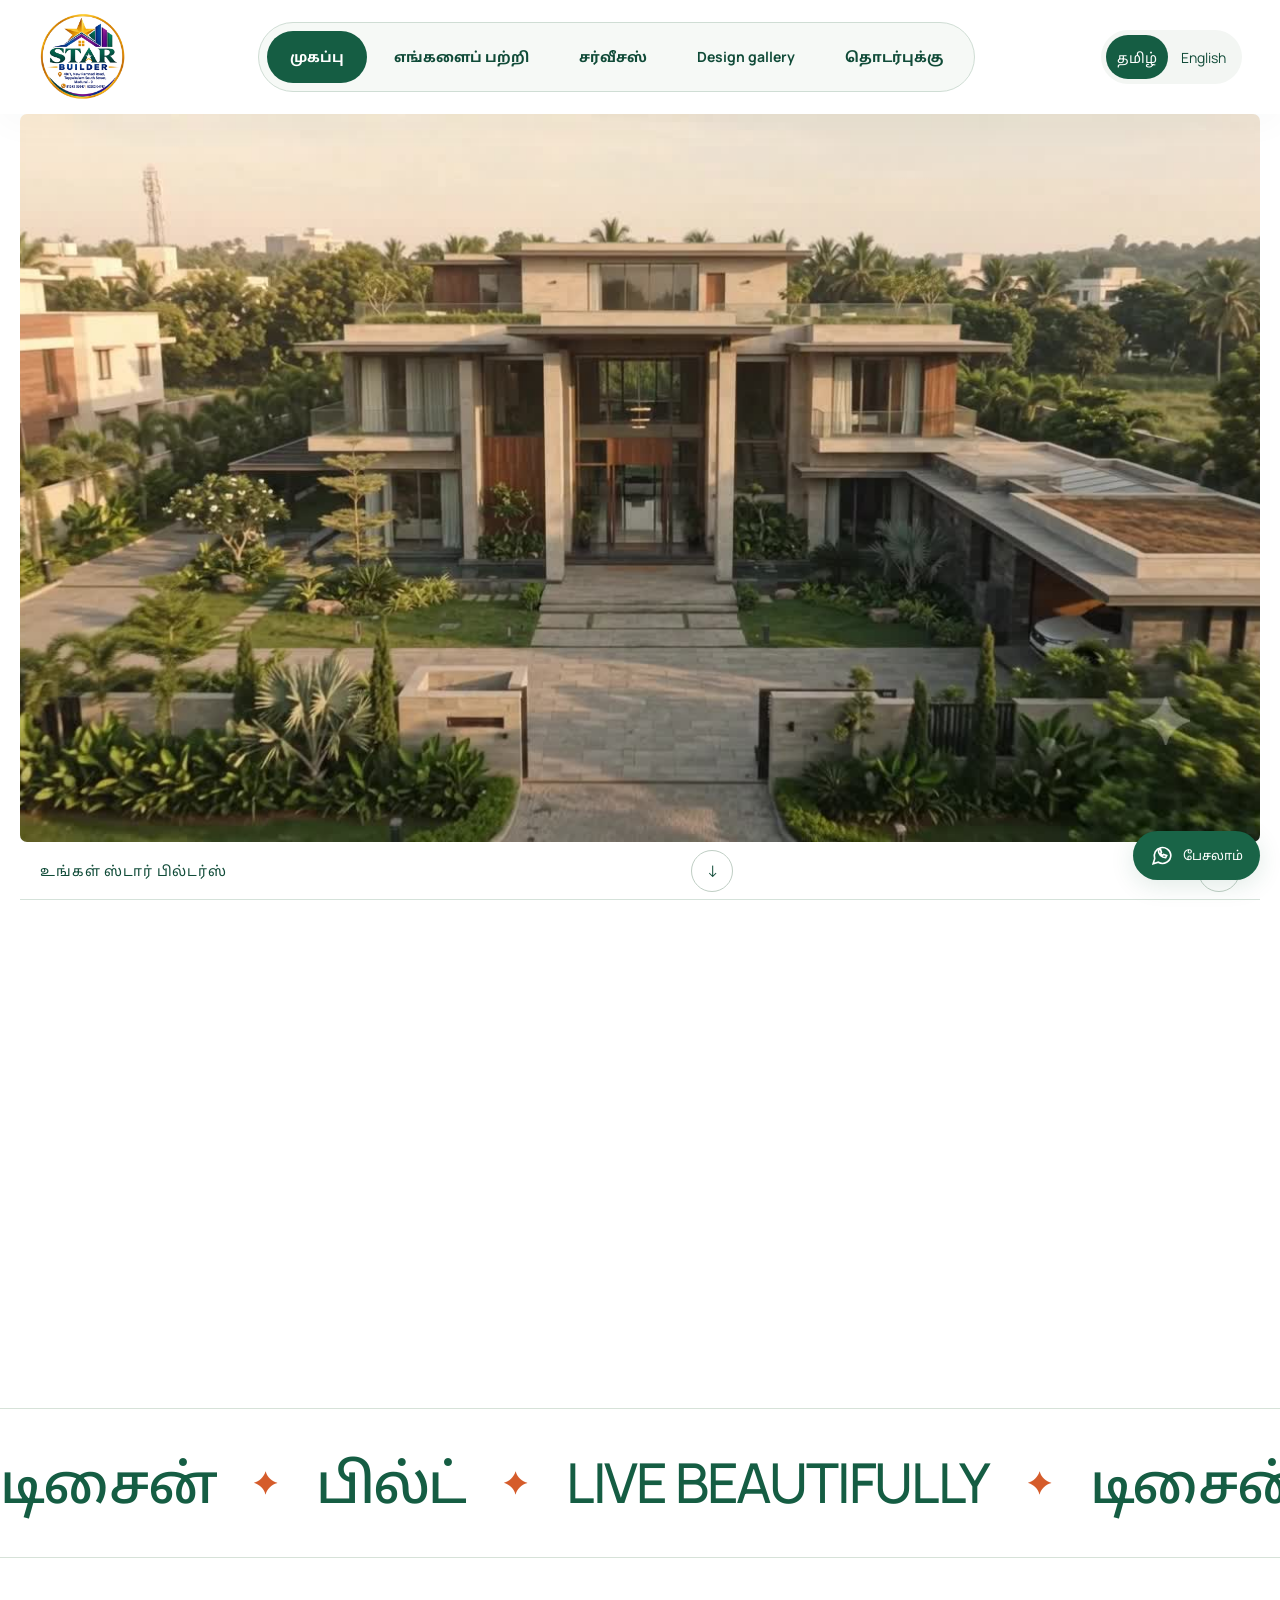
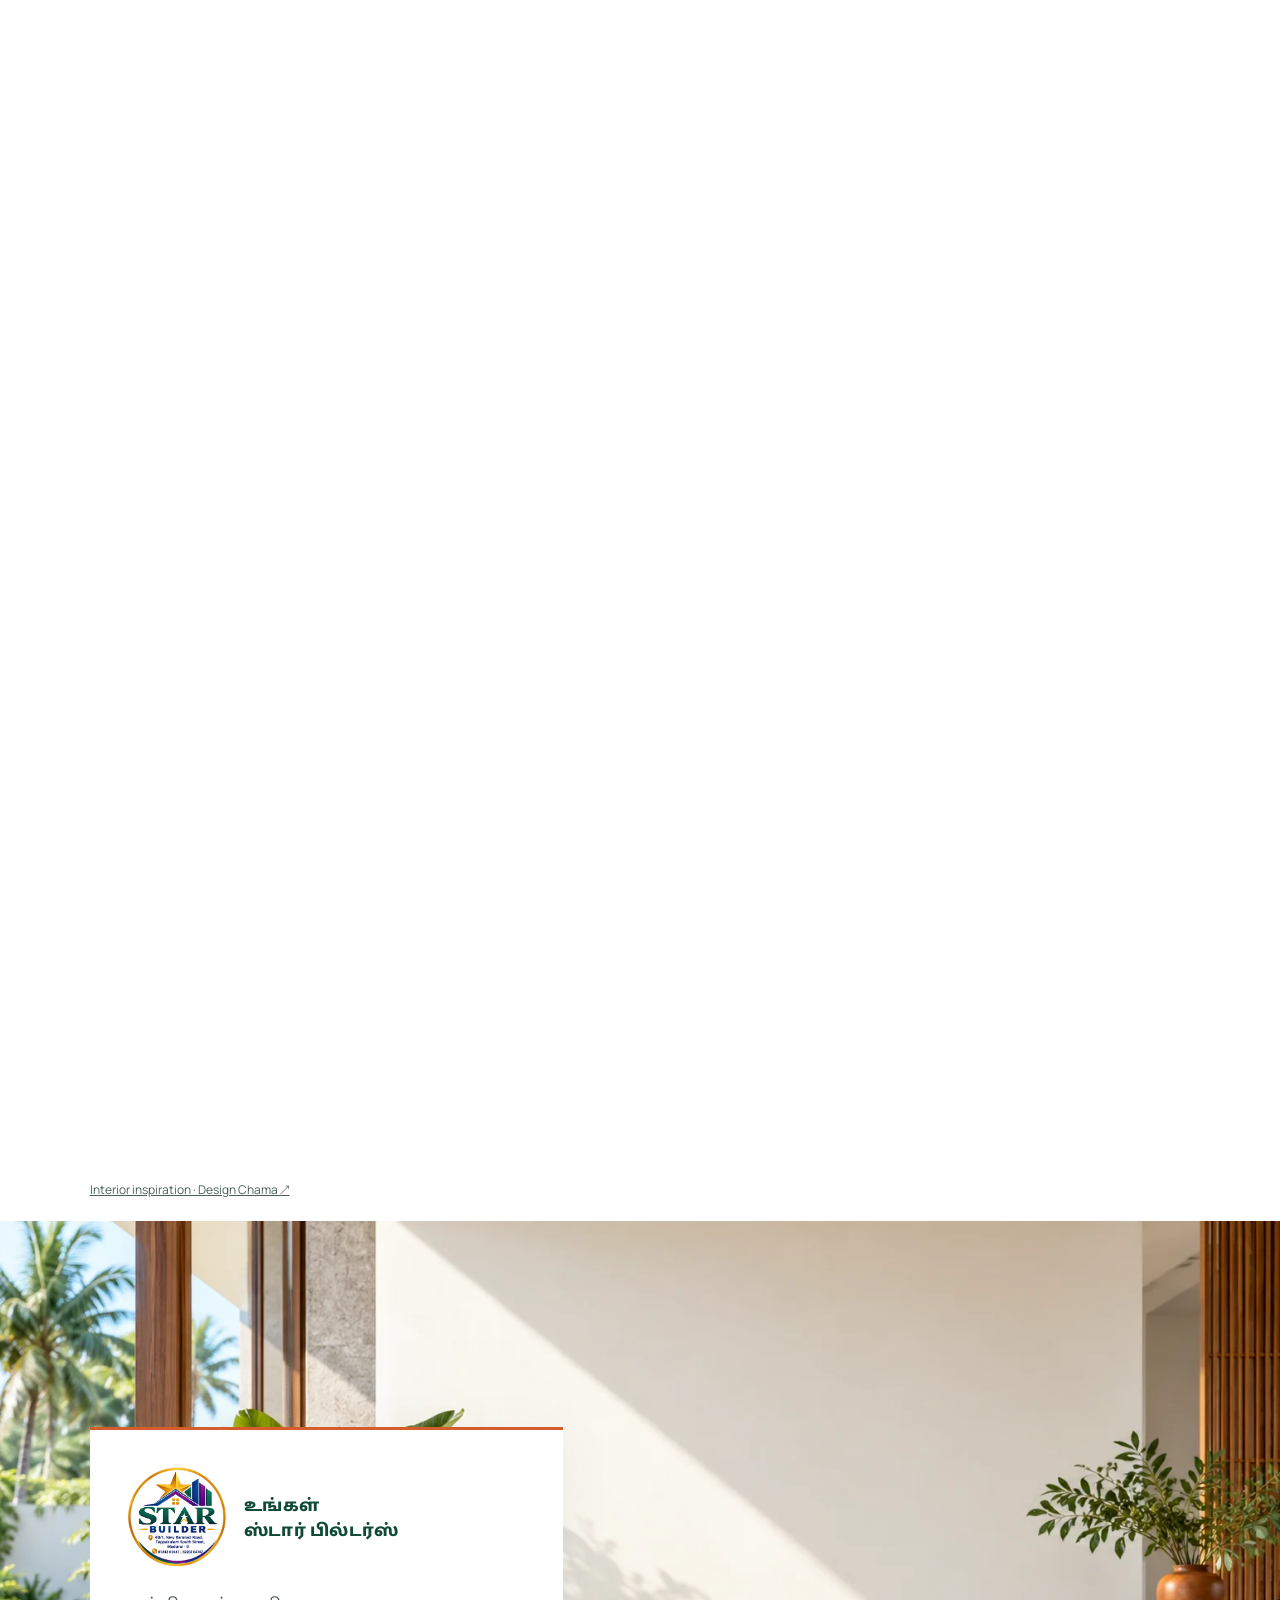
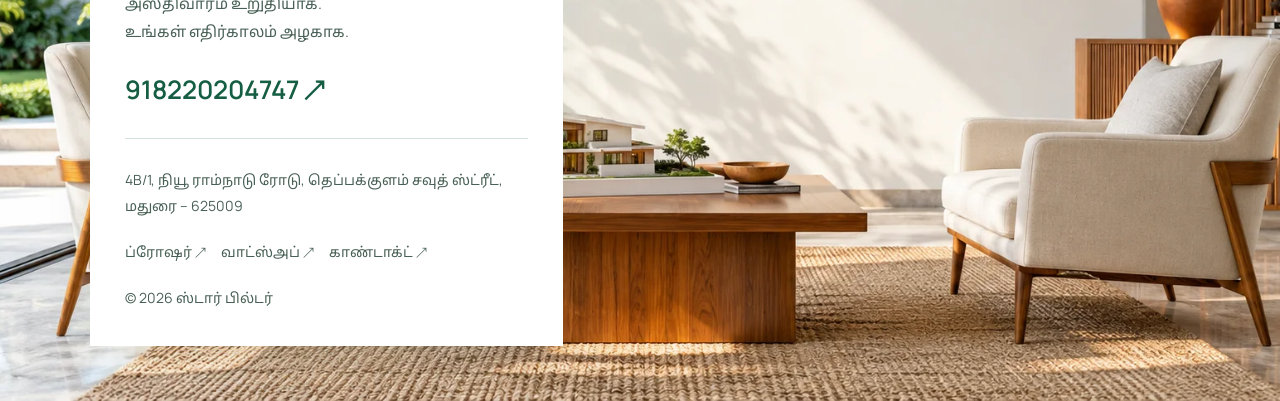
<file: index.html>
<!doctype html>
<html lang="ta">

<head>
    <meta charset="utf-8">
    <meta name="viewport" content="width=device-width,initial-scale=1">
    <title>Home | Star Builder Madurai</title>
    <meta name="description"
        content="Star Builder Madurai — உங்கள் நம்பிக்கையைக் கட்டிடமாக மாற்றுகிறோம். Planning, home construction and finishing. ஒரு சதுர அடி ₹2,500 முதல்.">
    <meta name="theme-color" content="#145740">
    <link rel="icon" href="assets/logo-transparent.png">
    <link rel="stylesheet" href="css/common.css">
    <link rel="stylesheet" href="css/index.css">
    <script src="js/language.js" defer></script>
    <script src="js/common.js" defer></script>
    <script src="js/index.js" defer></script>
    <link rel="stylesheet" href="css/cinematic.css?v=8">
    <link rel="stylesheet" href="css/film-design.css">
</head>

<body class="page-index"><a href="#main" class="skip">Skip to content</a>
    <header class="site-header"><a class="brand" href="index.html" aria-label="Star Builder Home"><img
                src="assets/logo-transparent.png" width="68" height="68" alt="Star Builder"></a>
        <div class="language-switch" role="group" aria-label="Choose language"><button type="button" data-language="ta"
                lang="ta" aria-pressed="true">தமிழ்</button><button type="button" data-language="en" lang="en"
                aria-pressed="false">English</button></div><button aria-controls="primary-nav" class="menu-toggle"
            aria-label="Open menu" aria-expanded="false">Menu <span>☰</span></button>
        <nav id="primary-nav" aria-label="Main navigation"><a href="index.html" aria-current=page>Home</a><a
                href="about.html">About us</a><a href="services.html">Services</a><a href="designs.html">Design
                gallery</a><a href="contact.html">Contact</a></nav><a class="header-call" href="tel:+918124202047">Let's
            talk ↗</a>
    </header>
    <div class="scroll-progress" aria-hidden="true"></div>
    <main id="main">
        <section class="home-hero">
            <div class="hero-copy reveal"><span class="eyebrow">YOUR NEXT CHAPTER, BEAUTIFULLY BUILT</span>
                <h1>அஸ்திவாரம் <em>உறுதியாக.</em><br>உங்கள் எதிர்காலம் <em>அழகாக.</em></h1>
                <p>உங்கள் நம்பிக்கையைக் கட்டிடமாக மாற்றுகிறோம்!</p>
                <div class="hero-sign">உங்கள் ஸ்டார் பில்டர்ஸ்</div>
                <div class="hero-actions"><a class="button " href="contact.html">உங்கள் வீட்டைப் பற்றி பேசலாம்<span
                            aria-hidden="true">↗</span></a><a class="button secondary" href="designs.html">Designs
                        பார்க்க<span aria-hidden="true">↗</span></a></div>
            </div>
            <div class="hero-cinema film-cinema"><video id="home-film" autoplay muted loop playsinline
                    preload="metadata" poster="assets/home-film-poster.jpg"
                    aria-label="Family approaching a contemporary villa">
                    <source src="assets/home-film.mp4" type="video/mp4">
                </video>
                <div class="film-bar"><span class="film-caption">உங்கள் ஸ்டார் பில்டர்ஸ்</span><a href="#home-story"
                        class="film-scroll" aria-label="Explore the home page">↓</a><button type="button"
                        class="film-toggle" aria-label="Pause video">Ⅱ</button></div>
            </div>
        </section>
        <div class="marquee" aria-label="Design. Build. Live.">
            <div class="marquee-track"><span>DESIGN</span><i>✦</i><span>BUILD</span><i>✦</i><span>LIVE
                    BEAUTIFULLY</span><i>✦</i><span>DESIGN</span><i>✦</i><span>BUILD</span><i>✦</i><span>LIVE
                    BEAUTIFULLY</span><i>✦</i><span>DESIGN</span><i>✦</i><span>BUILD</span><i>✦</i><span>LIVE
                    BEAUTIFULLY</span><i>✦</i><span>DESIGN</span><i>✦</i><span>BUILD</span><i>✦</i><span>LIVE
                    BEAUTIFULLY</span><i>✦</i></div>
        </div>
        <div class="ribbon"><span>MADURAI & YOUR DREAM
                HOME</span><span>Planning</span><i>✦</i><span>Construction</span><i>✦</i><span>Finishing</span></div>
        <section id="home-story" class="split-section section intro reveal">
            <figure class="section-visual"><img src="assets/home-intro.webp" alt="Residential architecture and design"
                    loading="lazy" decoding="async" width="1672" height="941"></figure>
            <div class="section-content"><span class="eyebrow">A HOME THAT FEELS LIKE YOU</span>
                <div>
                    <h2>வீடு மட்டும் இல்லை.<br><em>உங்க வாழ்க்கைக்கான space.</em></h2>
                    <p>Morning coffee குடிக்க ஒரு balcony. Family-யோட நேரம் செலவிட ஒரு living room. உங்க தேவைகளை முதலில்
                        கேட்டு, அதற்கேற்ற வீட்டை plan செய்யலாம்.</p><a class="button secondary"
                        href="about.html">நம்மைப் பற்றி<span aria-hidden="true">↗</span></a>
                </div>
            </div>
        </section>
        <section class="clean-section section reveal">
            <div class="section-content">
                <div class="section-heading"><span class="eyebrow">DESIGNED AROUND YOUR LIFE</span>
                    <h2>உங்க style. உங்க space.</h2>
                    <p>புதிய வீட்டிற்கான design inspirations.</p>
                </div>
                <div class="image-trio">
                    <figure class="reveal"><img class="" src="assets/home-intro.webp"
                            alt="Sunlit contemporary villa design" width="1536" height="1024" loading="lazy">
                        <figcaption><span>01</span>
                            <div>
                                <h3>வெளியே ஒரு அழகு.</h3>
                                <p>Contemporary elevation</p>
                            </div>
                        </figcaption>
                    </figure>
                    <figure class="reveal"><img class="" src="assets/materials.webp"
                            alt="Bright spacious living room concept" width="1536" height="1024" loading="lazy">
                        <figcaption><span>02</span>
                            <div>
                                <h3>உள்ளே ஒரு நிம்மதி.</h3>
                                <p>Thoughtful interiors</p>
                            </div>
                        </figcaption>
                    </figure>
                    <figure class="reveal"><img class=""
                            src="https://framerusercontent.com/images/C5wWU0Nj6lv1KokCS11q95R2U.jpeg?height=1345&amp;width=2400"
                            data-fallback="assets/home-process.webp" alt="Engineer and homeowner discussing plans"
                            width="1536" height="1024" loading="lazy">
                        <figcaption><span>03</span>
                            <div>
                                <h3>ஒவ்வொரு detail-லும் கவனம்.</h3>
                                <p>Planning together</p>
                            </div>
                        </figcaption>
                    </figure>
                </div>
            </div>
        </section>
        <section class="split-section image-right section process reveal">
            <figure class="section-visual"><img src="assets/home-process.webp" alt="Residential architecture and design"
                    loading="lazy" decoding="async" width="1672" height="941"></figure>
            <div class="section-content">
                <div class="section-heading"><span class="eyebrow">FROM FIRST IDEA TO FINISH</span>
                    <h2>ஒரு idea-வில் தொடங்கி,<br>உங்க வீட்டில் நிறைவடையும்.</h2>
                    <p></p>
                </div>
                <div class="steps">
                    <article><span>01</span>
                        <h3>பேசலாம்</h3>
                        <p>Location, space, budget — உங்க தேவைகளைப் பகிருங்கள்.</p>
                    </article>
                    <article><span>02</span>
                        <h3>Plan பண்ணலாம்</h3>
                        <p>Layout, design, specification-ஐ சேர்ந்து முடிவு செய்யலாம்.</p>
                    </article>
                    <article><span>03</span>
                        <h3>Build செய்யலாம்</h3>
                        <p>Agreed scope-க்கு ஏற்ப construction & finishing.</p>
                    </article>
                </div>
            </div>
        </section>
        <section class="photo-section brochure section reveal" style="background-image:url(assets/home-brochure.webp)">
            <div class="section-content">
                <div><span class="eyebrow">THE DETAILS, ALL TOGETHER</span>
                    <h2>Build செய்வதற்கு முன்,<br>details தெரிஞ்சுக்கலாம்.</h2>
                    <p>Construction specifications, starting price & separate charges — நம்ம brochure-ல் தெளிவாக.</p><a
                        class="button " href="assets/Star-Builder-Brochure.pdf" download>Brochure download<span
                            aria-hidden="true">↗</span></a>
                </div>
                <div class="paper"><span>STAR BUILDER</span>
                    <div class="paper-line"></div>
                    <h3>உங்கள் வீட்டிற்கான<br>ஒவ்வொரு detail-ம்.</h3><strong>₹2,500 <small>/ sq.ft
                            முதல்</small></strong>
                    <p>9 pages · Tamil · PDF</p><a href="assets/Star-Builder-Brochure.pdf" target="_blank"
                        rel="noopener">Brochure பார்க்க ↗</a>
                </div>
            </div>
        </section>
        <p class="image-credit"><a href="https://www.chama.gr/" target="_blank" rel="noopener">Interior inspiration ·
                Design Chama ↗</a></p>
    </main>
    <footer class="site-footer">
        <div class="footer-content">
            <div class="footer-top"><a class="brand" href="index.html"><img src="assets/logo-transparent.png" width="75"
                        height="75" alt="Star Builder logo"><span>உங்கள்<br>ஸ்டார் பில்டர்ஸ்</span></a>
                <p>அஸ்திவாரம் உறுதியாக.<br>உங்கள் எதிர்காலம் அழகாக.</p><a class="footer-phone"
                    href="tel:+918220204747">918220204747 ↗</a>
            </div>
            <div class="footer-bottom"><span>4B/1, New Ramnad Road, Teppakulam South Street,<br>Madurai – 625009</span>
                <div><a href="assets/Star-Builder-Brochure.pdf">Brochure ↗</a><a href="https://wa.me/918220204747"
                        target="_blank" rel="noopener">WhatsApp ↗</a><a href="contact.html">Contact ↗</a></div><span>©
                    <span class="year"></span> Star Builder</span>
            </div>
        </div>
    </footer><a class="floating-wa" href="https://wa.me/918220204747" target="_blank" rel="noopener"
        aria-label="Chat on WhatsApp"><svg viewBox="0 0 24 24" aria-hidden="true">
            <path d="M20 11.5a8 8 0 0 1-12 7L3 20l1.5-5A8 8 0 1 1 20 11.5Z" />
            <path d="M8 7c0 4 3 7 7 7l1-2-3-1-1 1-2-2 1-1-1-3Z" />
        </svg><span>பேசலாம்</span></a>
</body>

</html>
</file>
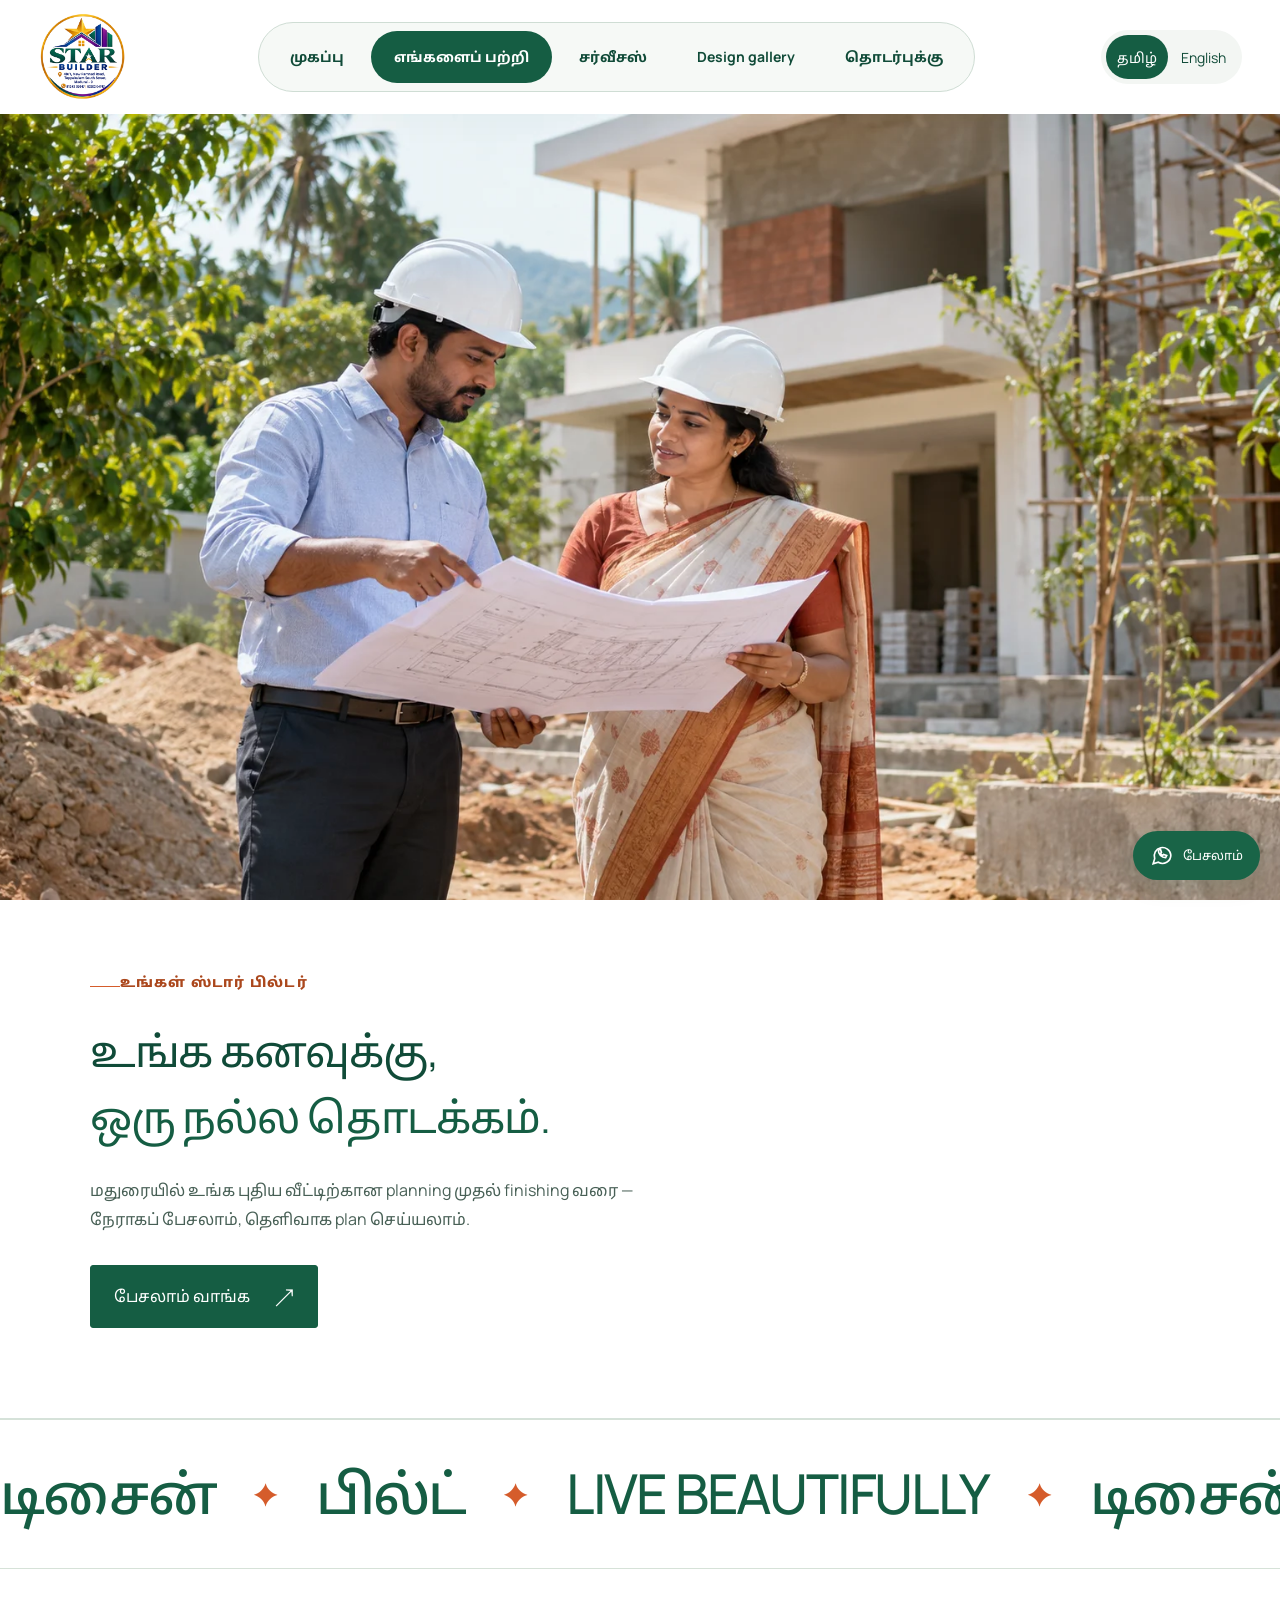
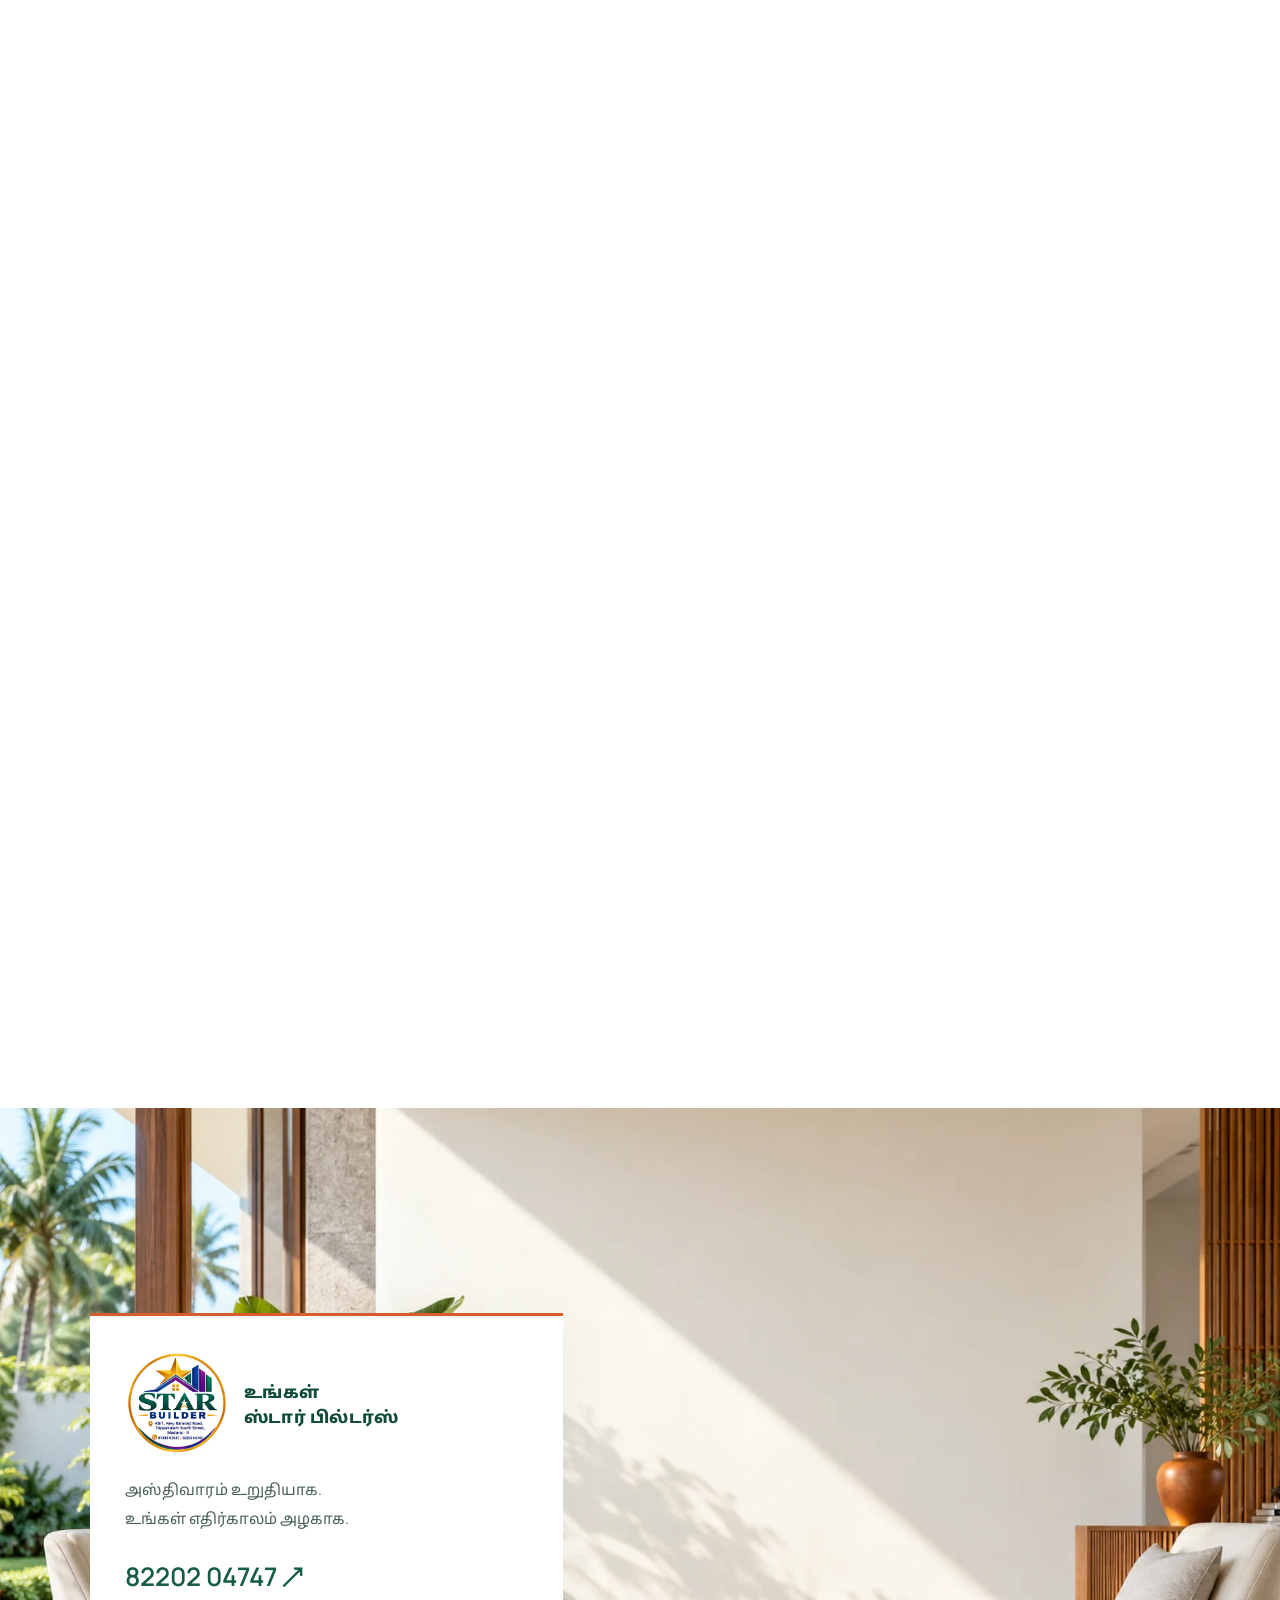
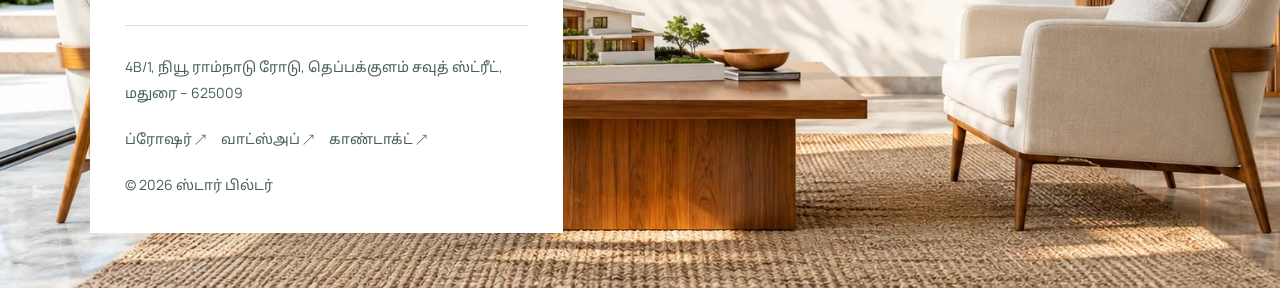
<file: about.html>
<!doctype html>
<html lang="ta">

<head>
    <meta charset="utf-8">
    <meta name="viewport" content="width=device-width,initial-scale=1">
    <title>About us | Star Builder Madurai</title>
    <meta name="description"
        content="Star Builder Madurai — உங்கள் நம்பிக்கையைக் கட்டிடமாக மாற்றுகிறோம். Planning, home construction and finishing. ஒரு சதுர அடி ₹2,500 முதல்.">
    <meta name="theme-color" content="#145740">
    <link rel="icon" href="assets/logo-transparent.png">
    <link rel="stylesheet" href="css/common.css">
    <link rel="stylesheet" href="css/about.css">
    <script src="js/language.js" defer></script>
    <script src="js/common.js" defer></script>
    <link rel="stylesheet" href="css/cinematic.css?v=8">
    <link rel="stylesheet" href="css/film-design.css">
</head>

<body class="page-about"><a href="#main" class="skip">Skip to content</a>
    <header class="site-header"><a class="brand" href="index.html" aria-label="Star Builder Home"><img
                src="assets/logo-transparent.png" width="68" height="68" alt="Star Builder"></a>
        <div class="language-switch" role="group" aria-label="Choose language"><button type="button" data-language="ta"
                lang="ta" aria-pressed="true">தமிழ்</button><button type="button" data-language="en" lang="en"
                aria-pressed="false">English</button></div><button aria-controls="primary-nav" class="menu-toggle"
            aria-label="Open menu" aria-expanded="false">Menu <span>☰</span></button>
        <nav id="primary-nav" aria-label="Main navigation"><a href="index.html">Home</a><a href="about.html"
                aria-current=page>About us</a><a href="services.html">Services</a><a href="designs.html">Design
                gallery</a><a href="contact.html">Contact</a></nav><a class="header-call" href="tel:+918124202047">Let's
            talk ↗</a>
    </header>
    <div class="scroll-progress" aria-hidden="true"></div>
    <main id="main">
        <section class="subhero section reveal">
            <div><span class="eyebrow">MEET STAR BUILDER</span>
                <h1>உங்க கனவுக்கு,<br><em>ஒரு நல்ல தொடக்கம்.</em></h1>
                <p>மதுரையில் உங்க புதிய வீட்டிற்கான planning முதல் finishing வரை — நேராகப் பேசலாம், தெளிவாக plan
                    செய்யலாம்.</p><a class="button " href="contact.html">பேசலாம் வாங்க<span
                        aria-hidden="true">↗</span></a>
            </div>
            <figure><img class="" src="assets/about-hero.webp" alt="MEET STAR BUILDER architectural inspiration"
                    width="1536" height="1024" loading="eager">
                <figcaption>STAR BUILDER / MADURAI</figcaption>
            </figure>
        </section>
        <div class="marquee" aria-label="Design. Build. Live.">
            <div class="marquee-track"><span>DESIGN</span><i>✦</i><span>BUILD</span><i>✦</i><span>LIVE
                    BEAUTIFULLY</span><i>✦</i><span>DESIGN</span><i>✦</i><span>BUILD</span><i>✦</i><span>LIVE
                    BEAUTIFULLY</span><i>✦</i><span>DESIGN</span><i>✦</i><span>BUILD</span><i>✦</i><span>LIVE
                    BEAUTIFULLY</span><i>✦</i><span>DESIGN</span><i>✦</i><span>BUILD</span><i>✦</i><span>LIVE
                    BEAUTIFULLY</span><i>✦</i></div>
        </div>
        <section class="split-section section story reveal">
            <figure class="section-visual"><img src="assets/about-story.webp" alt="Residential architecture and design"
                    loading="lazy" decoding="async" width="1672" height="941"></figure>
            <div class="section-content">
                <div class="big-number">01<span>வீடு. பல கனவுகள்.</span></div>
                <div>
                    <div class="section-heading"><span class="eyebrow">OUR APPROACH</span>
                        <h2>முதலில் உங்களைப்<br>புரிஞ்சுக்கிறோம்.</h2>
                        <p>ஒவ்வொரு குடும்பத்திற்கும் ஒரு தனி lifestyle. Room size, natural light, storage, future needs
                            — எல்லாமே நல்ல planning-ன் ஒரு பகுதி.</p>
                    </div>
                    <p>ஒரு அழகான elevation-ஐத் தாண்டி, தினமும் comfortable-ஆக வாழக்கூடிய வீட்டைப் பற்றி பேசுகிறோம்.</p>
                </div>
            </div>
        </section>
        <section class="split-section image-right section values reveal">
            <figure class="section-visual"><img src="assets/about-values.webp" alt="Residential architecture and design"
                    loading="lazy" decoding="async" width="1672" height="941"></figure>
            <div class="section-content">
                <div class="section-heading"><span class="eyebrow">WHAT MATTERS</span>
                    <h2>அழகு. வசதி. தெளிவு.</h2>
                    <p></p>
                </div>
                <div class="steps">
                    <article><span>01 / LISTEN</span>
                        <h3>உங்க தேவைகள் முதலில்</h3>
                        <p>உங்க family-க்கு என்ன தேவை என்பதிலிருந்து design conversation தொடங்கும்.</p>
                    </article>
                    <article><span>02 / PLAN</span>
                        <h3>Details-ல் தெளிவு</h3>
                        <p>Materials, scope, budget ஆகியவற்றைப் பற்றி முன்பே பேசலாம்.</p>
                    </article>
                    <article><span>03 / CREATE</span>
                        <h3>வாழ்க்கைக்கு ஏற்ற வீடு</h3>
                        <p>Daily use-க்கு practical-ஆக இருக்கும் spaces-க்கு முக்கியத்துவம்.</p>
                    </article>
                </div>
            </div>
        </section>
        <section class="clean-section section reveal">
            <div class="section-content">
                <div class="section-heading"><span class="eyebrow">SPACES & POSSIBILITIES</span>
                    <h2>இப்படி ஒரு வீடு இருக்கலாமே!</h2>
                    <p>உங்கள் taste-ஐப் புரிந்துகொள்ள சில design inspirations.</p>
                </div>
                <div class="image-trio">
                    <figure class="reveal"><img class="" src="assets/about-story.webp"
                            alt="Sunlit contemporary villa design" width="1536" height="1024" loading="lazy">
                        <figcaption><span>01</span>
                            <div>
                                <h3>வெளியே ஒரு அழகு.</h3>
                                <p>Contemporary elevation</p>
                            </div>
                        </figcaption>
                    </figure>
                    <figure class="reveal"><img class="" src="assets/about-values.webp"
                            alt="Bright spacious living room concept" width="1536" height="1024" loading="lazy">
                        <figcaption><span>02</span>
                            <div>
                                <h3>உள்ளே ஒரு நிம்மதி.</h3>
                                <p>Thoughtful interiors</p>
                            </div>
                        </figcaption>
                    </figure>
                    <figure class="reveal"><img class="" src="assets/about-team.webp"
                            alt="Engineer and homeowner discussing plans" width="1536" height="1024" loading="lazy">
                        <figcaption><span>03</span>
                            <div>
                                <h3>ஒவ்வொரு detail-லும் கவனம்.</h3>
                                <p>Planning together</p>
                            </div>
                        </figcaption>
                    </figure>
                </div>
            </div>
        </section>
        <section class="photo-section brochure section reveal" style="background-image:url(assets/home-brochure.webp)">
            <div class="section-content">
                <div><span class="eyebrow">THE DETAILS, ALL TOGETHER</span>
                    <h2>Build செய்வதற்கு முன்,<br>details தெரிஞ்சுக்கலாம்.</h2>
                    <p>Construction specifications, starting price & separate charges — நம்ம brochure-ல் தெளிவாக.</p><a
                        class="button " href="assets/Star-Builder-Brochure.pdf" download>Brochure download<span
                            aria-hidden="true">↗</span></a>
                </div>
                <div class="paper"><span>STAR BUILDER</span>
                    <div class="paper-line"></div>
                    <h3>உங்கள் வீட்டிற்கான<br>ஒவ்வொரு detail-ம்.</h3><strong>₹2,500 <small>/ sq.ft
                            முதல்</small></strong>
                    <p>9 pages · Tamil · PDF</p><a href="assets/Star-Builder-Brochure.pdf" target="_blank"
                        rel="noopener">Brochure பார்க்க ↗</a>
                </div>
            </div>
        </section>
    </main>
    <footer class="site-footer">
        <div class="footer-content">
            <div class="footer-top"><a class="brand" href="index.html"><img src="assets/logo-transparent.png" width="75"
                        height="75" alt="Star Builder logo"><span>உங்கள்<br>ஸ்டார் பில்டர்ஸ்</span></a>
                <p>அஸ்திவாரம் உறுதியாக.<br>உங்கள் எதிர்காலம் அழகாக.</p><a class="footer-phone"
                    href="tel:+918220204747">82202 04747 ↗</a>
            </div>
            <div class="footer-bottom"><span>4B/1, New Ramnad Road, Teppakulam South Street,<br>Madurai – 625009</span>
                <div><a href="assets/Star-Builder-Brochure.pdf">Brochure ↗</a><a href="https://wa.me/918220204747"
                        target="_blank" rel="noopener">WhatsApp ↗</a><a href="contact.html">Contact ↗</a></div><span>©
                    <span class="year"></span> Star Builder</span>
            </div>
        </div>
    </footer><a class="floating-wa" href="https://wa.me/918220204747" target="_blank" rel="noopener"
        aria-label="Chat on WhatsApp"><svg viewBox="0 0 24 24" aria-hidden="true">
            <path d="M20 11.5a8 8 0 0 1-12 7L3 20l1.5-5A8 8 0 1 1 20 11.5Z" />
            <path d="M8 7c0 4 3 7 7 7l1-2-3-1-1 1-2-2 1-1-1-3Z" />
        </svg><span>பேசலாம்</span></a>
</body>

</html>
</file>
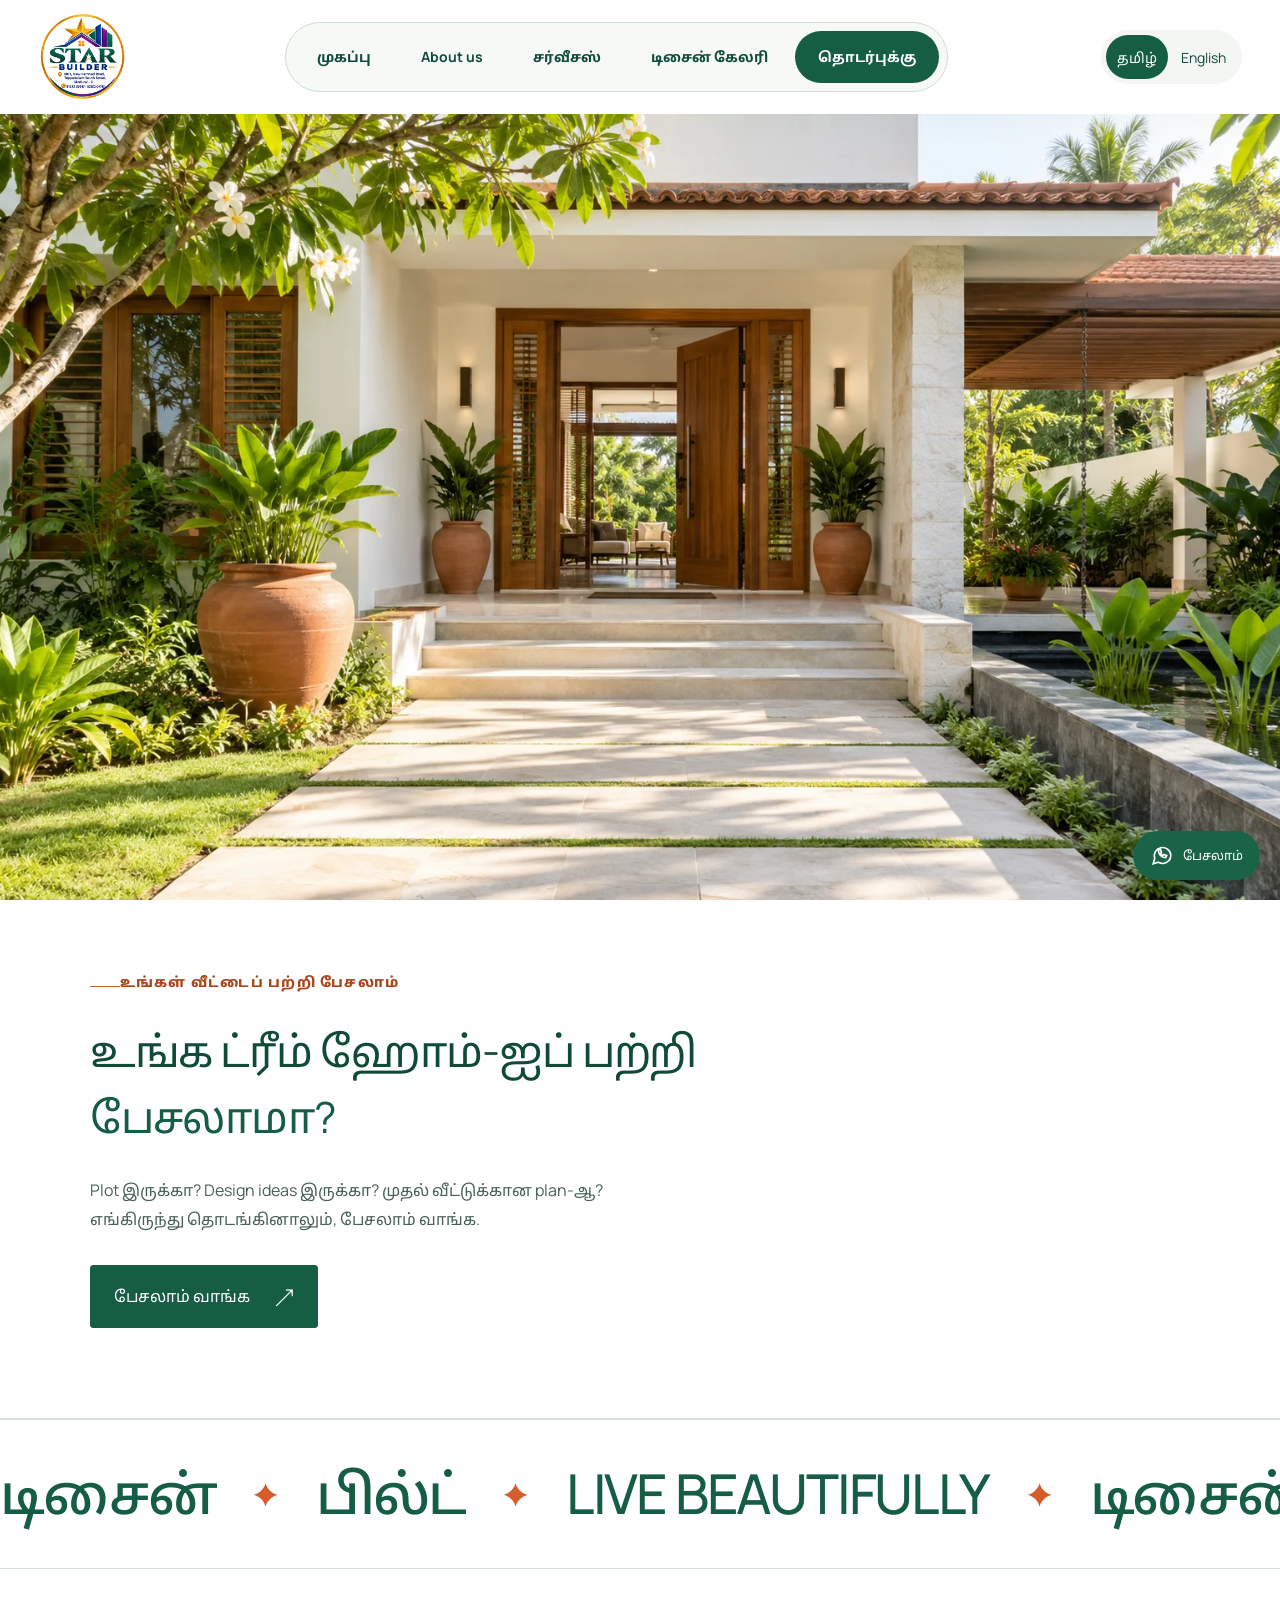
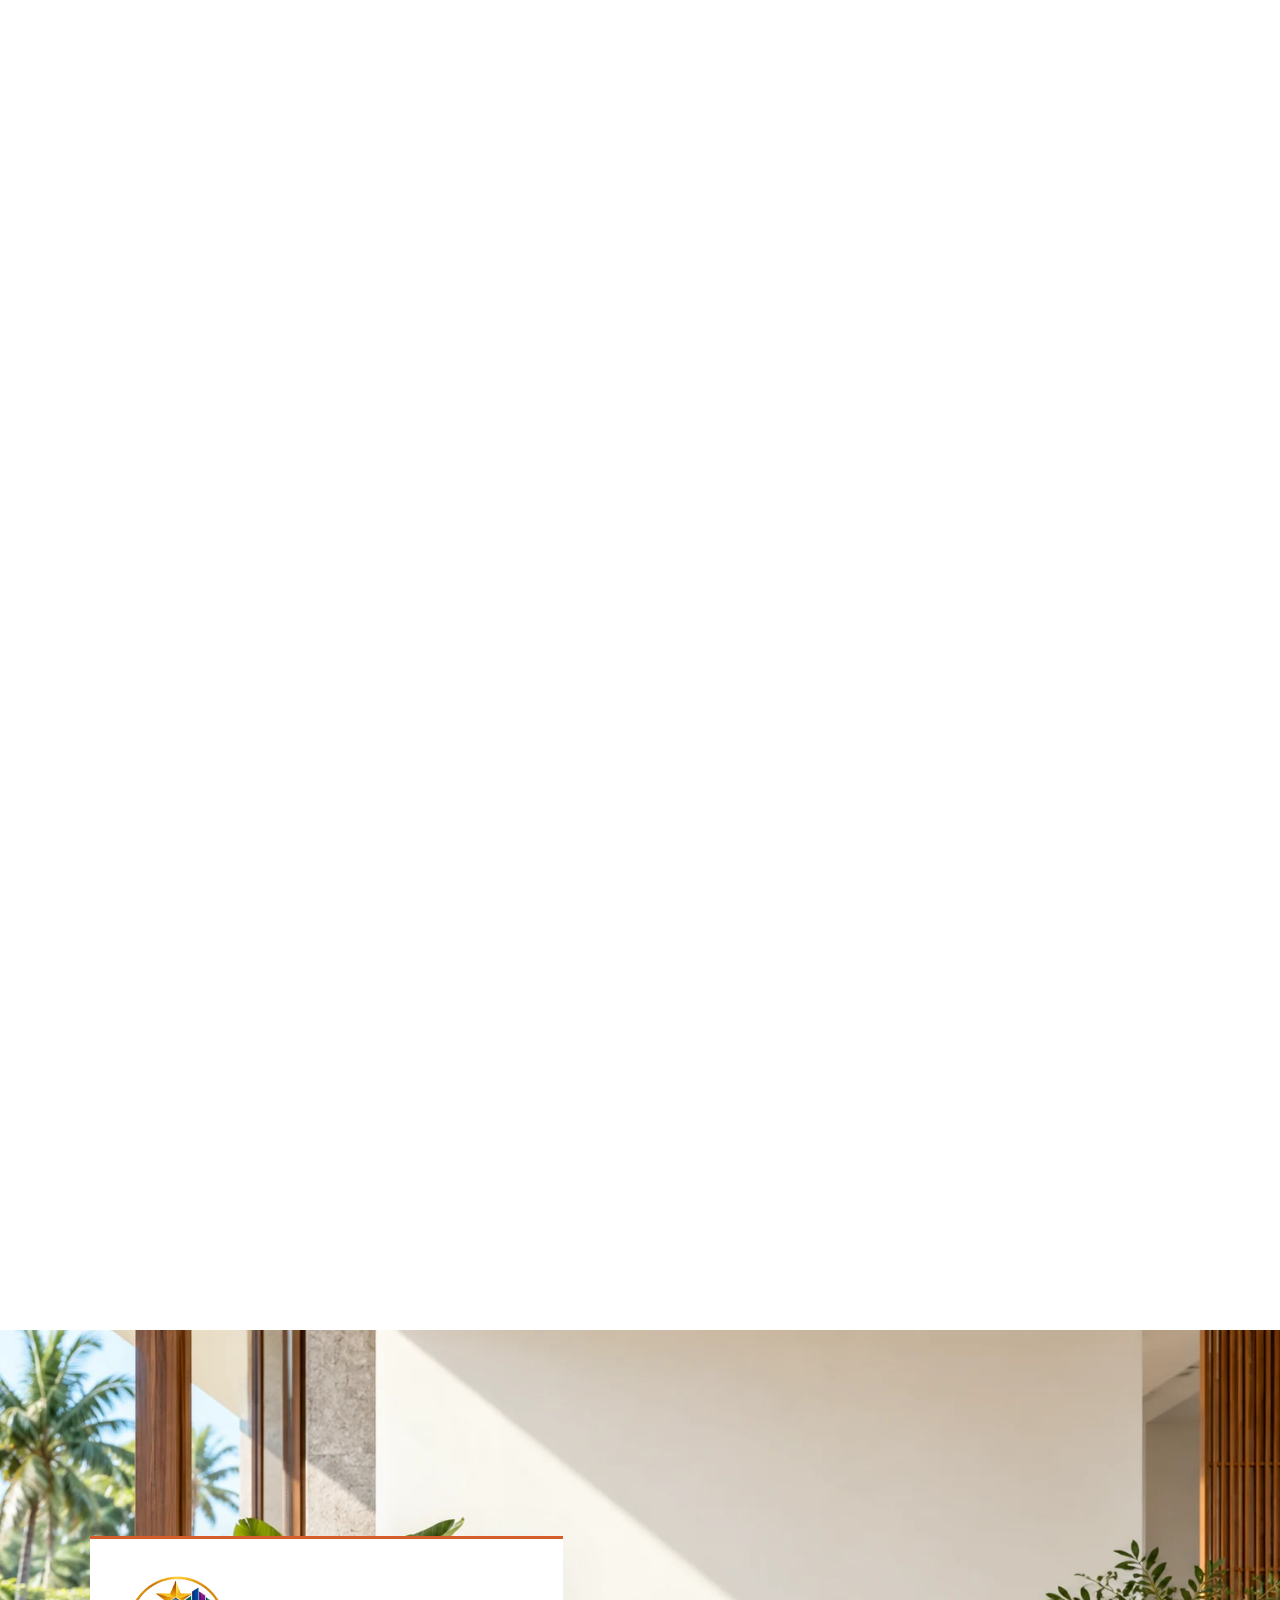
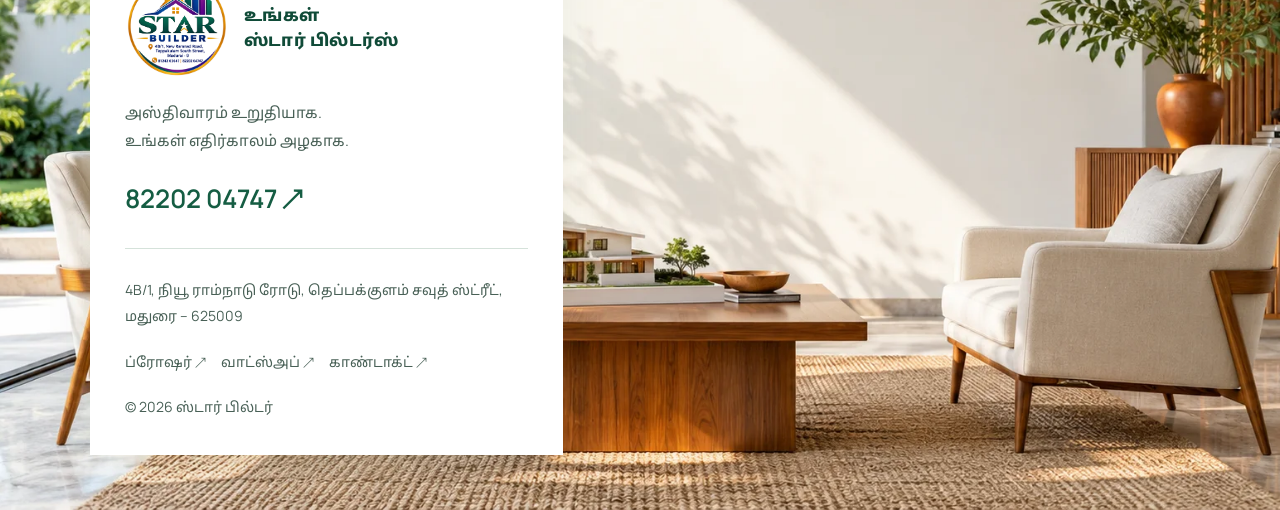
<file: contact.html>
<!doctype html>
<html lang="ta">

<head>
    <meta charset="utf-8">
    <meta name="viewport" content="width=device-width,initial-scale=1">
    <title>Contact | Star Builder Madurai</title>
    <meta name="description"
        content="Star Builder Madurai — உங்கள் நம்பிக்கையைக் கட்டிடமாக மாற்றுகிறோம். Planning, home construction and finishing. ஒரு சதுர அடி ₹2,500 முதல்.">
    <meta name="theme-color" content="#145740">
    <link rel="icon" href="assets/logo-transparent.png">
    <link rel="stylesheet" href="css/common.css">
    <link rel="stylesheet" href="css/contact.css">
    <script src="js/language.js" defer></script>
    <script src="js/common.js" defer></script>
    <script src="js/contact.js" defer></script>
    <link rel="stylesheet" href="css/cinematic.css?v=8">
    <link rel="stylesheet" href="css/film-design.css">
</head>

<body class="page-contact"><a href="#main" class="skip">Skip to content</a>
    <header class="site-header"><a class="brand" href="index.html" aria-label="Star Builder Home"><img
                src="assets/logo-transparent.png" width="68" height="68" alt="Star Builder"></a>
        <div class="language-switch" role="group" aria-label="Choose language"><button type="button" data-language="ta"
                lang="ta" aria-pressed="true">தமிழ்</button><button type="button" data-language="en" lang="en"
                aria-pressed="false">English</button></div><button aria-controls="primary-nav" class="menu-toggle"
            aria-label="Open menu" aria-expanded="false">Menu <span>☰</span></button>
        <nav id="primary-nav" aria-label="Main navigation"><a href="index.html">Home</a><a href="about.html">About
                us</a><a href="services.html">Services</a><a href="designs.html">Design gallery</a><a
                href="contact.html" aria-current=page>Contact</a></nav><a class="header-call"
            href="tel:+918124202047">Let's talk ↗</a>
    </header>
    <div class="scroll-progress" aria-hidden="true"></div>
    <main id="main">
        <section class="subhero section reveal">
            <div><span class="eyebrow">LET’S BUILD A CONVERSATION</span>
                <h1>உங்க dream home-ஐப் பற்றி<br><em>பேசலாமா?</em></h1>
                <p>Plot இருக்கா? Design ideas இருக்கா? முதல் வீட்டுக்கான plan-ஆ? எங்கிருந்து தொடங்கினாலும், பேசலாம்
                    வாங்க.</p><a class="button " href="contact.html">பேசலாம் வாங்க<span aria-hidden="true">↗</span></a>
            </div>
            <figure><img class="" src="assets/contact-hero.webp"
                    alt="LET’S BUILD A CONVERSATION architectural inspiration" width="1536" height="1024"
                    loading="eager">
                <figcaption>STAR BUILDER / MADURAI</figcaption>
            </figure>
        </section>
        <div class="marquee" aria-label="Design. Build. Live.">
            <div class="marquee-track"><span>DESIGN</span><i>✦</i><span>BUILD</span><i>✦</i><span>LIVE
                    BEAUTIFULLY</span><i>✦</i><span>DESIGN</span><i>✦</i><span>BUILD</span><i>✦</i><span>LIVE
                    BEAUTIFULLY</span><i>✦</i><span>DESIGN</span><i>✦</i><span>BUILD</span><i>✦</i><span>LIVE
                    BEAUTIFULLY</span><i>✦</i><span>DESIGN</span><i>✦</i><span>BUILD</span><i>✦</i><span>LIVE
                    BEAUTIFULLY</span><i>✦</i></div>
        </div>
        <section class="split-section section contact-grid reveal">
            <figure class="section-visual"><img src="assets/contact-enquiry.webp"
                    alt="Residential architecture and design" loading="lazy" decoding="async" width="1672" height="941">
            </figure>
            <div class="section-content">
                <div><span class="eyebrow">VISIT / CALL / WHATSAPP</span>
                    <h2>மதுரையில்,<br>உங்களுக்கு அருகில்.</h2>
                    <address>4B/1, நியூ ராம்நாடு ரோடு,<br>தெப்பக்குளம் தெற்குத் தெரு,<br>மதுரை – 625009.</address><a
                        class="text-link"
                        href="https://www.google.com/maps/search/?api=1&query=4B%2F1+New+Ramnad+Road+Teppakulam+South+Street+Madurai+625009"
                        target="_blank" rel="noopener">Map-ல் பார்க்க ↗</a>
                    <div class="phone-links"><a href="tel:+918220204747">82202 04747 ↗</a><a
                            href="tel:+918220204747"></a></div>
                </div>
                <form id="enquiry"><span class="eyebrow">START WITH A HELLO</span>
                    <h3>உங்க idea-ஐ share பண்ணுங்க.</h3><label>உங்கள் பெயர்<input name="name" required
                            autocomplete="name" placeholder="பெயர்"></label><label>என்ன plan?<select name="service">
                            <option>New home construction</option>
                            <option>Planning & elevation</option>
                            <option>Interiors & finishing</option>
                        </select></label><label>உங்க requirements<textarea name="message" rows="3" required
                            placeholder="Plot location, size, உங்க idea…"></textarea></label><button class="button"
                        type="submit">WhatsApp-ல் பேசலாம் ↗</button>
                    <p class="form-note">உங்க message WhatsApp-ல் திறக்கும். அங்கே review செய்து அனுப்பலாம்.</p>
                </form>
            </div>
        </section>
        <section class="clean-section section reveal">
            <div class="section-content">
                <div class="section-heading"><span class="eyebrow">YOUR NEXT CHAPTER</span>
                    <h2>உங்க புதிய தொடக்கம், இங்கிருந்து.</h2>
                    <p>வீட்டிற்கான possibilities-ஐ சேர்ந்து பார்க்கலாம்.</p>
                </div>
                <div class="image-trio">
                    <figure class="reveal"><img class="" src="assets/contact-enquiry.webp"
                            alt="Sunlit contemporary villa design" width="1536" height="1024" loading="lazy">
                        <figcaption><span>01</span>
                            <div>
                                <h3>வெளியே ஒரு அழகு.</h3>
                                <p>Contemporary elevation</p>
                            </div>
                        </figcaption>
                    </figure>
                    <figure class="reveal"><img class="" src="assets/contact-closing.webp"
                            alt="Bright spacious living room concept" width="1536" height="1024" loading="lazy">
                        <figcaption><span>02</span>
                            <div>
                                <h3>உள்ளே ஒரு நிம்மதி.</h3>
                                <p>Thoughtful interiors</p>
                            </div>
                        </figcaption>
                    </figure>
                    <figure class="reveal"><img class="" src="assets/contact-enquiry.webp"
                            alt="Engineer and homeowner discussing plans" width="1536" height="1024" loading="lazy">
                        <figcaption><span>03</span>
                            <div>
                                <h3>ஒவ்வொரு detail-லும் கவனம்.</h3>
                                <p>Planning together</p>
                            </div>
                        </figcaption>
                    </figure>
                </div>
            </div>
        </section>
    </main>
    <footer class="site-footer">
        <div class="footer-content">
            <div class="footer-top"><a class="brand" href="index.html"><img src="assets/logo-transparent.png" width="75"
                        height="75" alt="Star Builder logo"><span>உங்கள்<br>ஸ்டார் பில்டர்ஸ்</span></a>
                <p>அஸ்திவாரம் உறுதியாக.<br>உங்கள் எதிர்காலம் அழகாக.</p><a class="footer-phone"
                    href="tel:+918220204747">82202 04747 ↗</a>
            </div>
            <div class="footer-bottom"><span>4B/1, New Ramnad Road, Teppakulam South Street,<br>Madurai – 625009</span>
                <div><a href="assets/Star-Builder-Brochure.pdf">Brochure ↗</a><a href="https://wa.me/918220204747"
                        target="_blank" rel="noopener">WhatsApp ↗</a><a href="contact.html">Contact ↗</a></div><span>©
                    <span class="year"></span> Star Builder</span>
            </div>
        </div>
    </footer><a class="floating-wa" href="https://wa.me/918220204747" target="_blank" rel="noopener"
        aria-label="Chat on WhatsApp"><svg viewBox="0 0 24 24" aria-hidden="true">
            <path d="M20 11.5a8 8 0 0 1-12 7L3 20l1.5-5A8 8 0 1 1 20 11.5Z" />
            <path d="M8 7c0 4 3 7 7 7l1-2-3-1-1 1-2-2 1-1-1-3Z" />
        </svg><span>பேசலாம்</span></a>
</body>

</html>
</file>
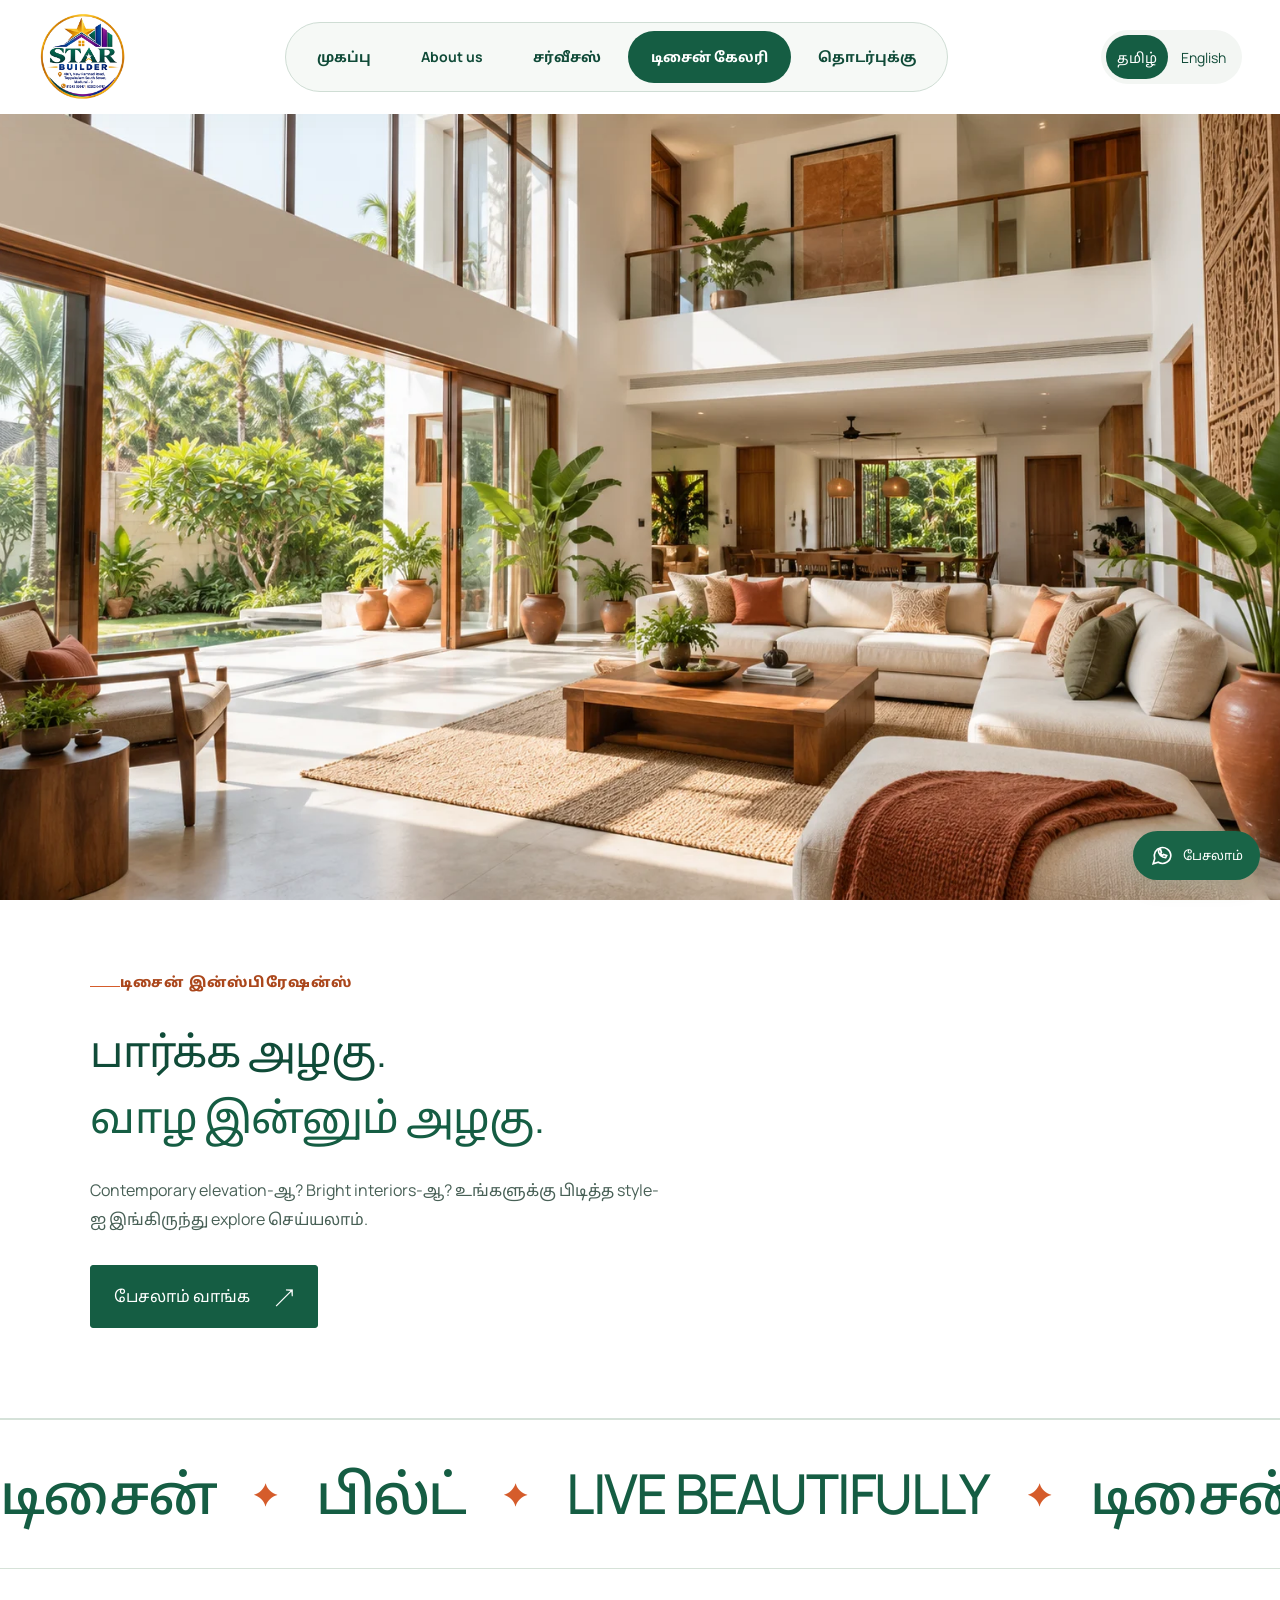
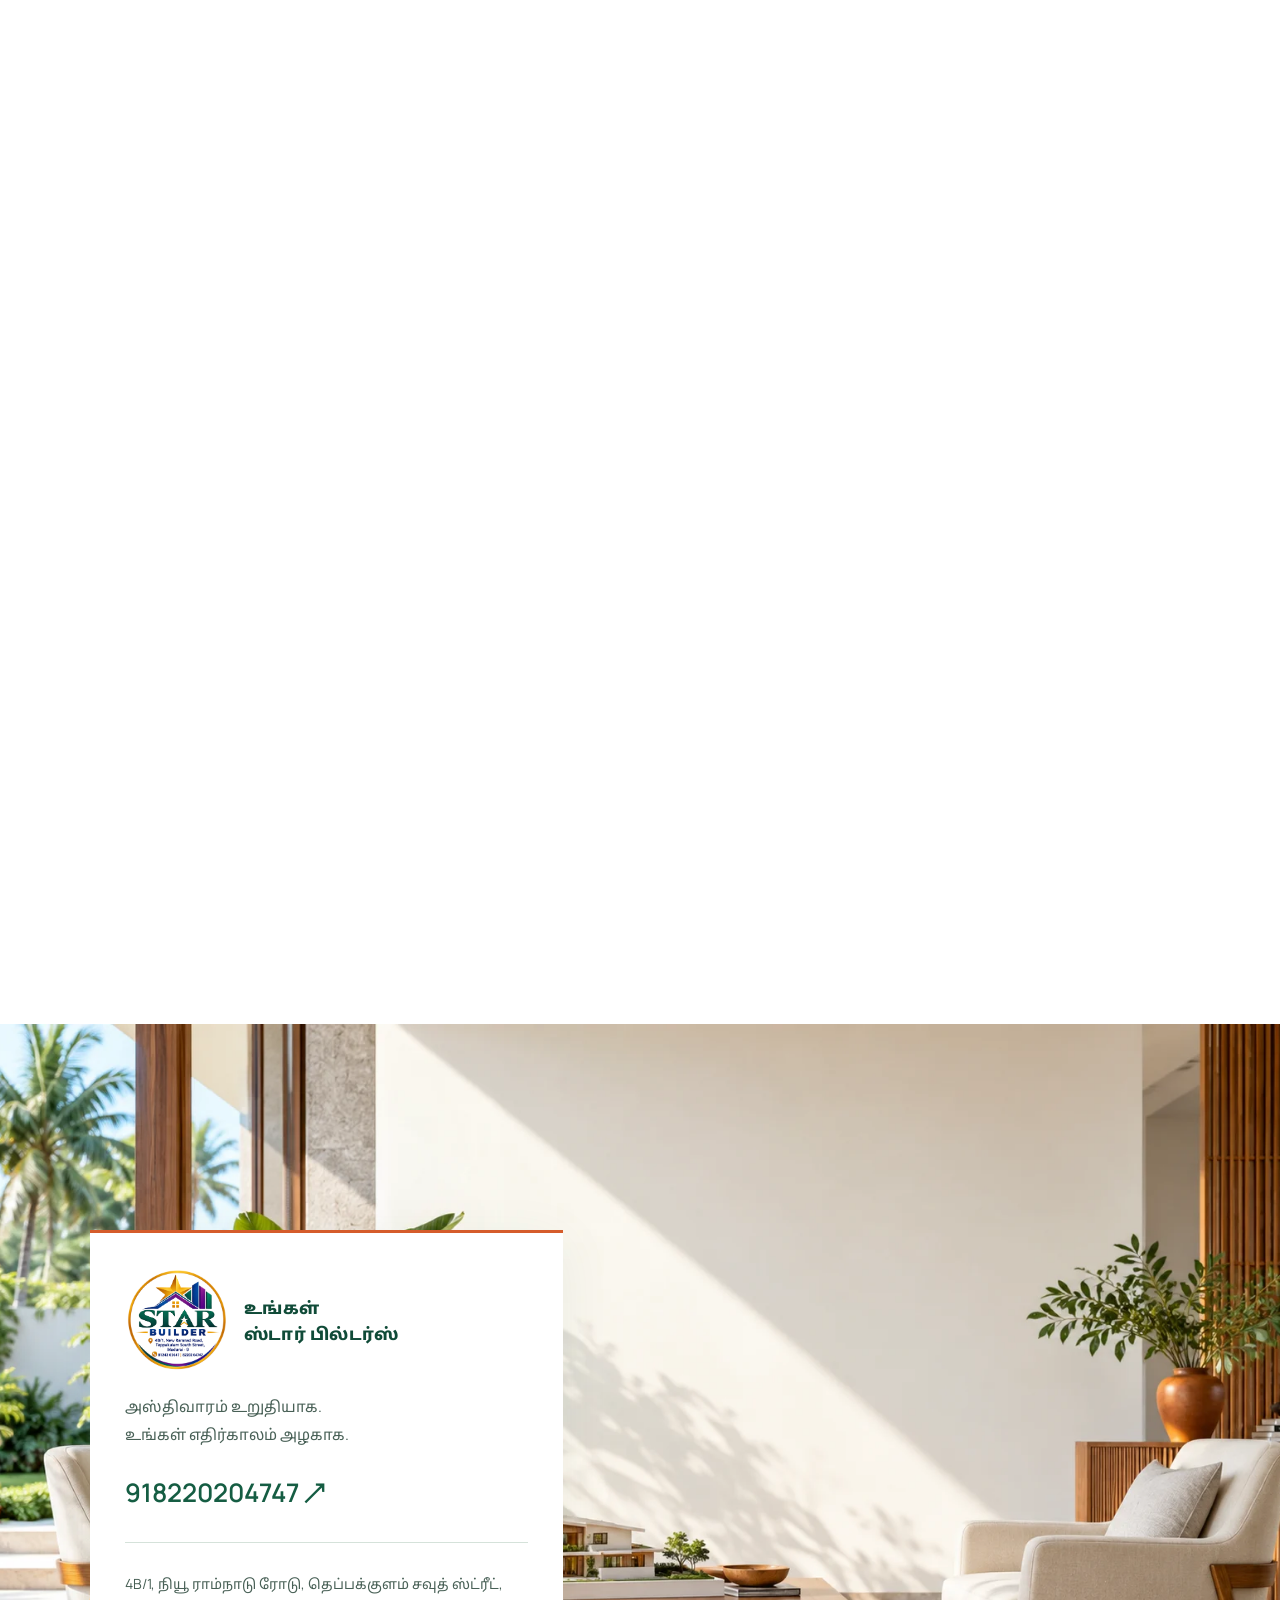
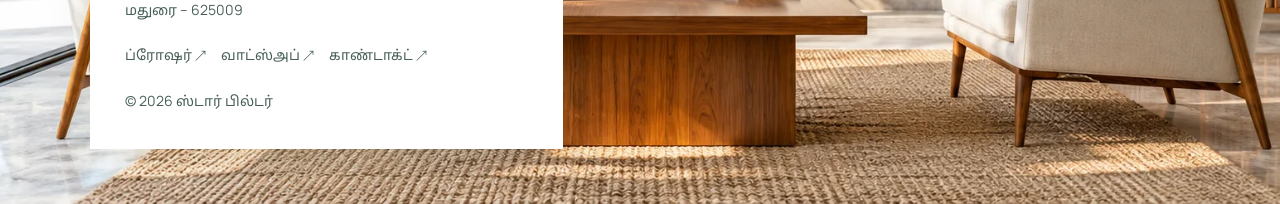
<file: designs.html>
<!doctype html>
<html lang="ta">

<head>
    <meta charset="utf-8">
    <meta name="viewport" content="width=device-width,initial-scale=1">
    <title>Design gallery | Star Builder Madurai</title>
    <meta name="description"
        content="Star Builder Madurai — உங்கள் நம்பிக்கையைக் கட்டிடமாக மாற்றுகிறோம். Planning, home construction and finishing. ஒரு சதுர அடி ₹2,500 முதல்.">
    <meta name="theme-color" content="#145740">
    <link rel="icon" href="assets/logo-transparent.png">
    <link rel="stylesheet" href="css/common.css">
    <link rel="stylesheet" href="css/designs.css">
    <script src="js/language.js" defer></script>
    <script src="js/common.js" defer></script>
    <script src="js/designs.js" defer></script>
    <link rel="stylesheet" href="css/cinematic.css?v=8">
    <link rel="stylesheet" href="css/film-design.css">
</head>

<body class="page-designs"><a href="#main" class="skip">Skip to content</a>
    <header class="site-header"><a class="brand" href="index.html" aria-label="Star Builder Home"><img
                src="assets/logo-transparent.png" width="68" height="68" alt="Star Builder"></a>
        <div class="language-switch" role="group" aria-label="Choose language"><button type="button" data-language="ta"
                lang="ta" aria-pressed="true">தமிழ்</button><button type="button" data-language="en" lang="en"
                aria-pressed="false">English</button></div><button aria-controls="primary-nav" class="menu-toggle"
            aria-label="Open menu" aria-expanded="false">Menu <span>☰</span></button>
        <nav id="primary-nav" aria-label="Main navigation"><a href="index.html">Home</a><a href="about.html">About
                us</a><a href="services.html">Services</a><a href="designs.html" aria-current=page>Design gallery</a><a
                href="contact.html">Contact</a></nav><a class="header-call" href="tel:+918124202047">Let's talk ↗</a>
    </header>
    <div class="scroll-progress" aria-hidden="true"></div>
    <main id="main">
        <section class="subhero section reveal">
            <div><span class="eyebrow">DESIGN INSPIRATIONS</span>
                <h1>பார்க்க அழகு.<br><em>வாழ இன்னும் அழகு.</em></h1>
                <p>Contemporary elevation-ஆ? Bright interiors-ஆ? உங்களுக்கு பிடித்த style-ஐ இங்கிருந்து explore
                    செய்யலாம்.</p><a class="button " href="contact.html">பேசலாம் வாங்க<span
                        aria-hidden="true">↗</span></a>
            </div>
            <figure><img class="" src="assets/designs-hero.webp" alt="DESIGN INSPIRATIONS architectural inspiration"
                    width="1536" height="1024" loading="eager">
                <figcaption>STAR BUILDER / MADURAI</figcaption>
            </figure>
        </section>
        <div class="marquee" aria-label="Design. Build. Live.">
            <div class="marquee-track"><span>DESIGN</span><i>✦</i><span>BUILD</span><i>✦</i><span>LIVE
                    BEAUTIFULLY</span><i>✦</i><span>DESIGN</span><i>✦</i><span>BUILD</span><i>✦</i><span>LIVE
                    BEAUTIFULLY</span><i>✦</i><span>DESIGN</span><i>✦</i><span>BUILD</span><i>✦</i><span>LIVE
                    BEAUTIFULLY</span><i>✦</i><span>DESIGN</span><i>✦</i><span>BUILD</span><i>✦</i><span>LIVE
                    BEAUTIFULLY</span><i>✦</i></div>
        </div>
        <section class="clean-section section designs reveal">
            <div class="section-content">
                <div class="gallery-top">
                    <div class="section-heading"><span class="eyebrow">FIND YOUR STYLE</span>
                        <h2>உங்க dream home moodboard.</h2>
                        <p>இவை concept visuals; completed projects-ன் photographs அல்ல.</p>
                    </div>
                    <div class="filters" role="group" aria-label="Filter designs"><button class="selected"
                            data-filter="all" aria-pressed="true">All designs</button><button data-filter="exterior"
                            aria-pressed="false">Exterior</button><button data-filter="interior"
                            aria-pressed="false">Interior</button><button data-filter="planning"
                            aria-pressed="false">Planning</button></div>
                </div>
                <div class="design-grid">
                    <article class="design-card reveal" data-category="exterior"><img class=""
                            src="assets/designs-exteriors.webp" alt="White modern villa with tropical garden"
                            width="1536" height="1024" loading="lazy">
                        <div><span class="eyebrow">EXTERIOR / CONCEPT</span>
                            <h2>Modern. Bright. உங்க style.</h2>
                            <p>Clean lines, open balconies, tropical greens — ஒரு contemporary exterior idea.</p><a
                                href="contact.html?interest=exterior">இந்த style பற்றி பேசலாம் ↗</a>
                        </div>
                    </article>
                    <article class="design-card reveal" data-category="interior"><img class=""
                            src="assets/designs-interiors.webp" alt="Warm sunlit living room" width="1536" height="1024"
                            loading="lazy">
                        <div><span class="eyebrow">INTERIOR / CONCEPT</span>
                            <h2>வெளிச்சம் நிறைந்த living.</h2>
                            <p>Warm wood, soft colours, spacious seating — everyday comfort-க்கான inspiration.</p><a
                                href="contact.html?interest=interior">இந்த style பற்றி பேசலாம் ↗</a>
                        </div>
                    </article>
                    <article class="design-card reveal" data-category="planning"><img class=""
                            src="assets/designs-details.webp" alt="Engineer reviewing plans with homeowner" width="1536"
                            height="1024" loading="lazy">
                        <div><span class="eyebrow">PLANNING / CONCEPT</span>
                            <h2>நல்ல வீடு, நல்ல plan-ல்.</h2>
                            <p>உங்க ideas-ஐ ஒரு practical layout-ஆக மாற்றுவதிலிருந்து தொடங்கலாம்.</p><a
                                href="contact.html?interest=planning">இந்த style பற்றி பேசலாம் ↗</a>
                        </div>
                    </article>
                </div>
            </div>
        </section>
        <section class="photo-section brochure section reveal"
            style="background-image:url(assets/designs-interiors.webp)">
            <div class="section-content">
                <div><span class="eyebrow">THE DETAILS, ALL TOGETHER</span>
                    <h2>Build செய்வதற்கு முன்,<br>details தெரிஞ்சுக்கலாம்.</h2>
                    <p>Construction specifications, starting price & separate charges — நம்ம brochure-ல் தெளிவாக.</p><a
                        class="button " href="assets/Star-Builder-Brochure.pdf" download>Brochure download<span
                            aria-hidden="true">↗</span></a>
                </div>
                <div class="paper"><span>STAR BUILDER</span>
                    <div class="paper-line"></div>
                    <h3>உங்கள் வீட்டிற்கான<br>ஒவ்வொரு detail-ம்.</h3><strong>₹2,500 <small>/ sq.ft
                            முதல்</small></strong>
                    <p>9 pages · Tamil · PDF</p><a href="assets/Star-Builder-Brochure.pdf" target="_blank"
                        rel="noopener">Brochure பார்க்க ↗</a>
                </div>
            </div>
        </section>
    </main>
    <footer class="site-footer">
        <div class="footer-content">
            <div class="footer-top"><a class="brand" href="index.html"><img src="assets/logo-transparent.png" width="75"
                        height="75" alt="Star Builder logo"><span>உங்கள்<br>ஸ்டார் பில்டர்ஸ்</span></a>
                <p>அஸ்திவாரம் உறுதியாக.<br>உங்கள் எதிர்காலம் அழகாக.</p><a class="footer-phone"
                    href="tel:+918220204747">918220204747 ↗</a>
            </div>
            <div class="footer-bottom"><span>4B/1, New Ramnad Road, Teppakulam South Street,<br>Madurai – 625009</span>
                <div><a href="assets/Star-Builder-Brochure.pdf">Brochure ↗</a><a href="https://wa.me/918220204747"
                        target="_blank" rel="noopener">WhatsApp ↗</a><a href="contact.html">Contact ↗</a></div><span>©
                    <span class="year"></span> Star Builder</span>
            </div>
        </div>
    </footer><a class="floating-wa" href="https://wa.me/918220204747" target="_blank" rel="noopener"
        aria-label="Chat on WhatsApp"><svg viewBox="0 0 24 24" aria-hidden="true">
            <path d="M20 11.5a8 8 0 0 1-12 7L3 20l1.5-5A8 8 0 1 1 20 11.5Z" />
            <path d="M8 7c0 4 3 7 7 7l1-2-3-1-1 1-2-2 1-1-1-3Z" />
        </svg><span>பேசலாம்</span></a>
</body>

</html>
</file>
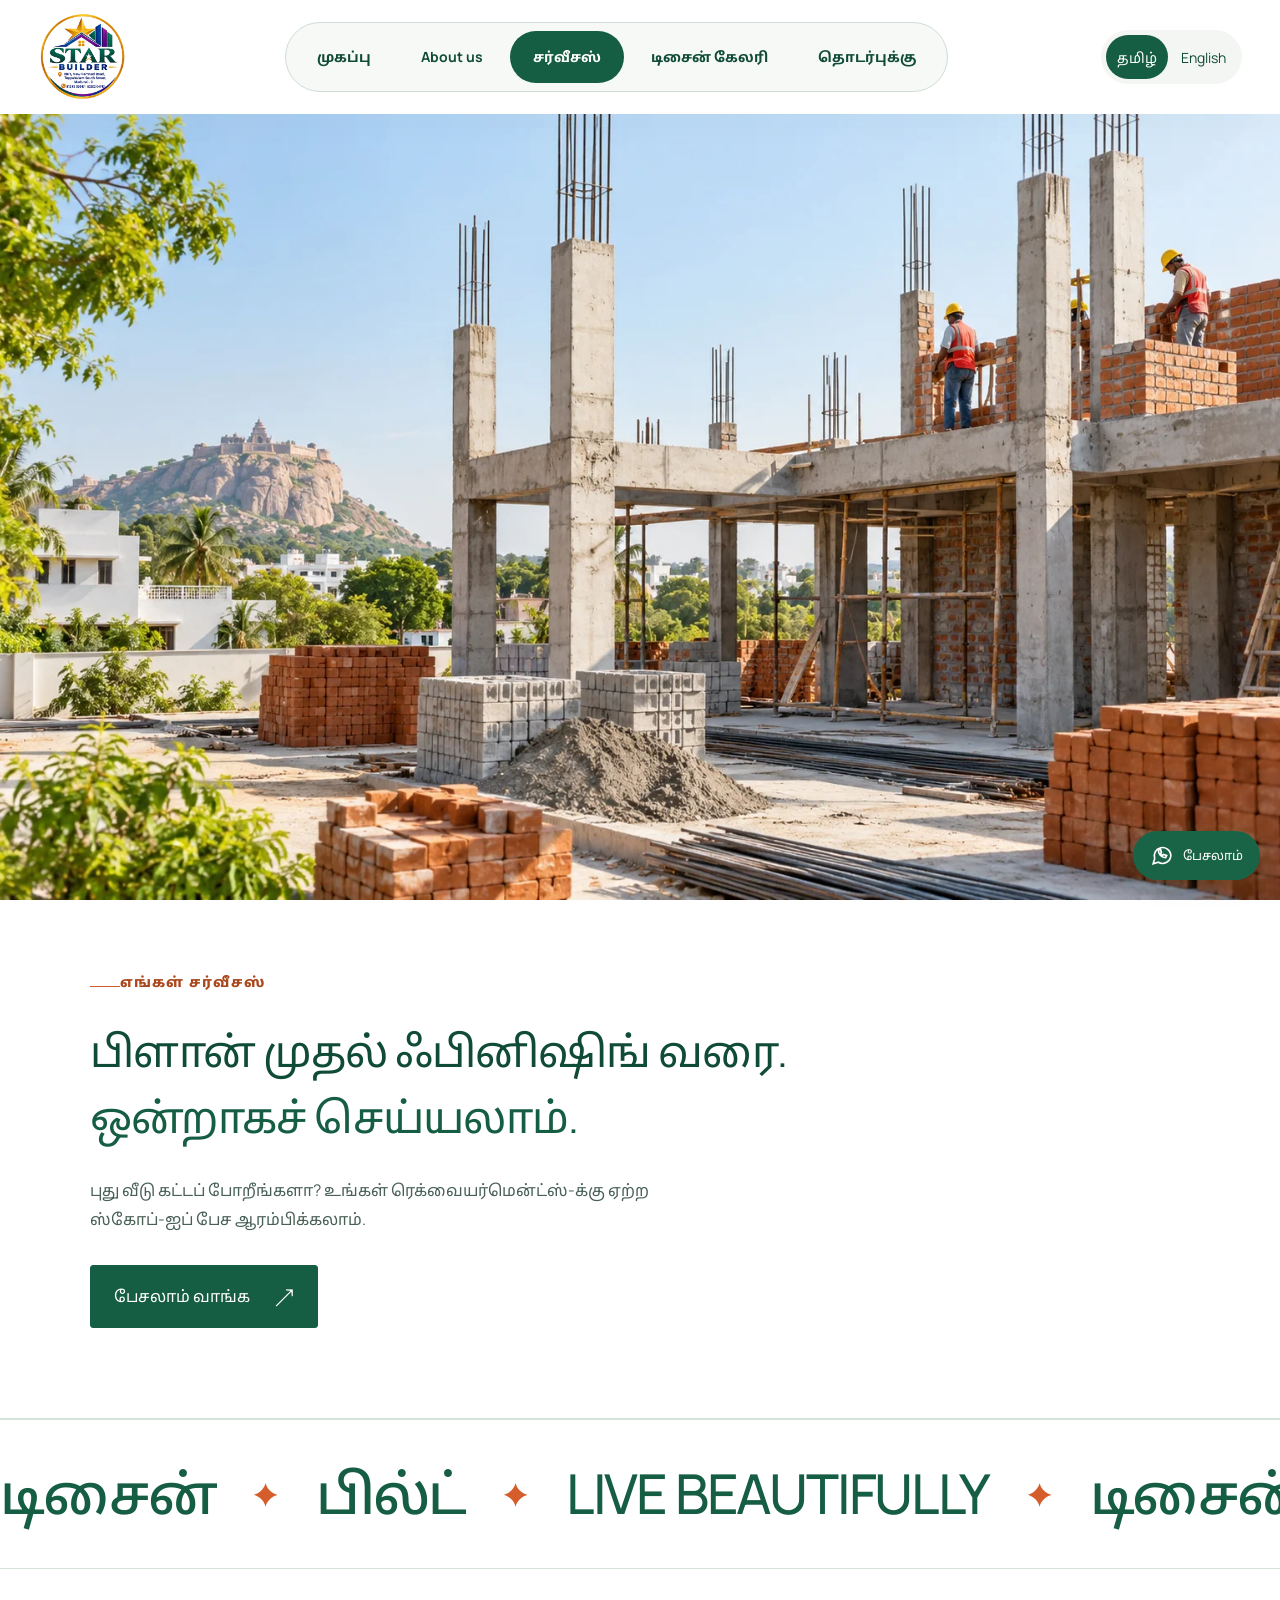
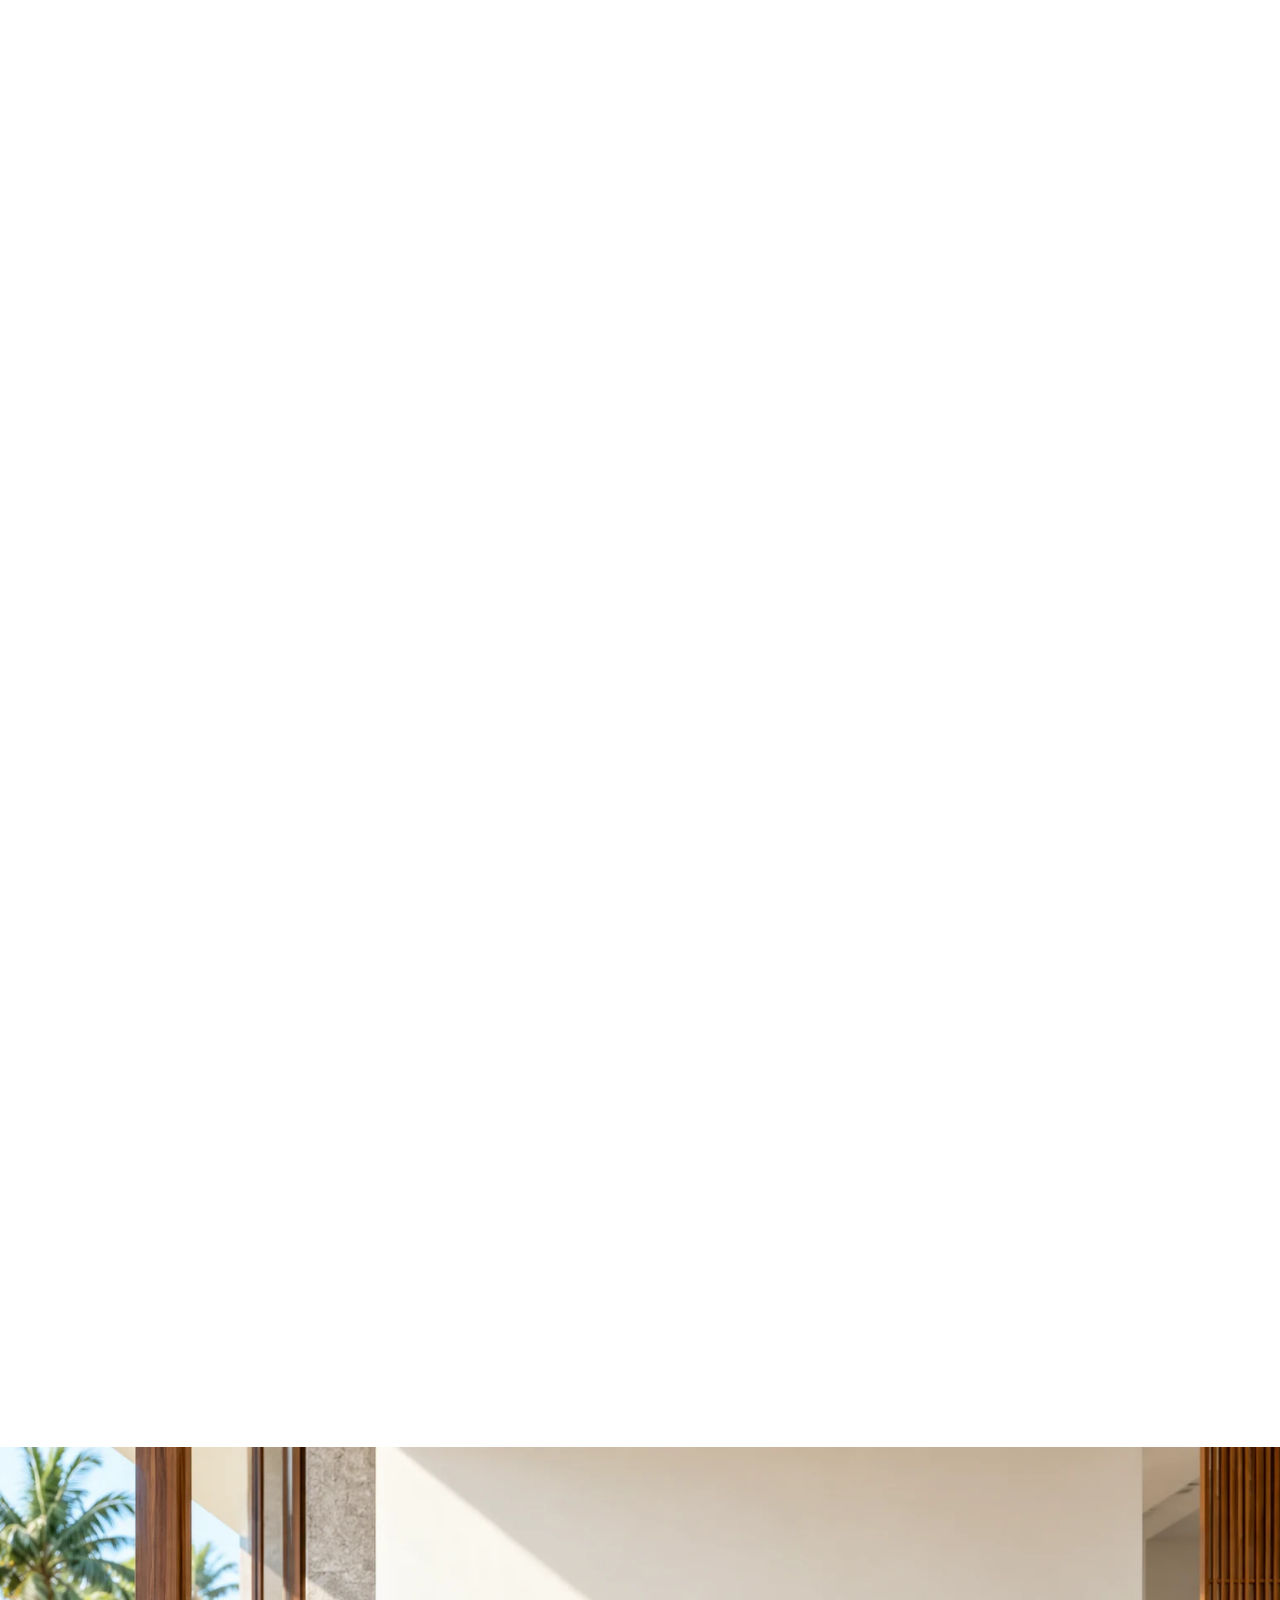
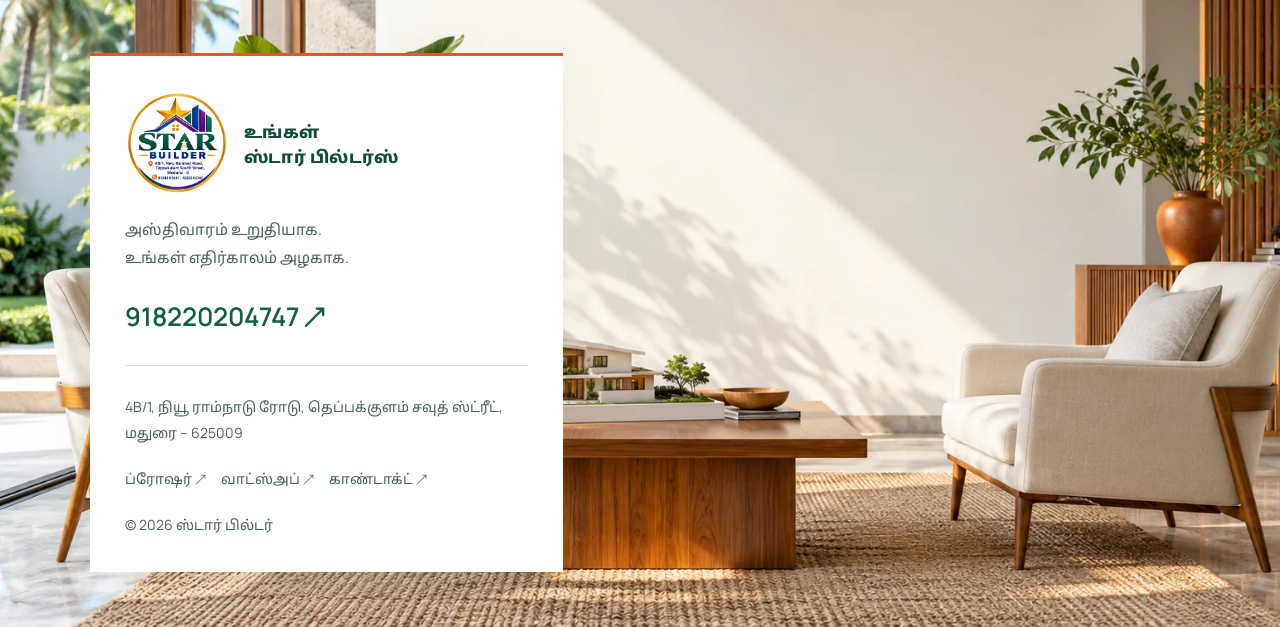
<file: services.html>
<!doctype html>
<html lang="ta">

<head>
    <meta charset="utf-8">
    <meta name="viewport" content="width=device-width,initial-scale=1">
    <title>Services | Star Builder Madurai</title>
    <meta name="description"
        content="Star Builder Madurai — உங்கள் நம்பிக்கையைக் கட்டிடமாக மாற்றுகிறோம். Planning, home construction and finishing. ஒரு சதுர அடி ₹2,500 முதல்.">
    <meta name="theme-color" content="#145740">
    <link rel="icon" href="assets/logo-transparent.png">
    <link rel="stylesheet" href="css/common.css">
    <link rel="stylesheet" href="css/services.css">
    <script src="js/language.js" defer></script>
    <script src="js/common.js" defer></script>
    <link rel="stylesheet" href="css/cinematic.css?v=8">
    <link rel="stylesheet" href="css/film-design.css">
</head>

<body class="page-services"><a href="#main" class="skip">Skip to content</a>
    <header class="site-header"><a class="brand" href="index.html" aria-label="Star Builder Home"><img
                src="assets/logo-transparent.png" width="68" height="68" alt="Star Builder"></a>
        <div class="language-switch" role="group" aria-label="Choose language"><button type="button" data-language="ta"
                lang="ta" aria-pressed="true">தமிழ்</button><button type="button" data-language="en" lang="en"
                aria-pressed="false">English</button></div><button aria-controls="primary-nav" class="menu-toggle"
            aria-label="Open menu" aria-expanded="false">Menu <span>☰</span></button>
        <nav id="primary-nav" aria-label="Main navigation"><a href="index.html">Home</a><a href="about.html">About
                us</a><a href="services.html" aria-current=page>Services</a><a href="designs.html">Design gallery</a><a
                href="contact.html">Contact</a></nav><a class="header-call" href="tel:+918124202047">Let's talk ↗</a>
    </header>
    <div class="scroll-progress" aria-hidden="true"></div>
    <main id="main">
        <section class="subhero section reveal">
            <div><span class="eyebrow">WHAT WE DO</span>
                <h1>Plan முதல் finishing வரை.<br><em>ஒன்றாகச் செய்யலாம்.</em></h1>
                <p>புது வீடு கட்டப் போறீங்களா? உங்கள் requirements-க்கு ஏற்ற scope-ஐப் பேச ஆரம்பிக்கலாம்.</p><a
                    class="button " href="contact.html">பேசலாம் வாங்க<span aria-hidden="true">↗</span></a>
            </div>
            <figure><img class="" src="assets/services-hero.webp" alt="WHAT WE DO architectural inspiration"
                    width="1536" height="1024" loading="eager">
                <figcaption>STAR BUILDER / MADURAI</figcaption>
            </figure>
        </section>
        <div class="marquee" aria-label="Design. Build. Live.">
            <div class="marquee-track"><span>DESIGN</span><i>✦</i><span>BUILD</span><i>✦</i><span>LIVE
                    BEAUTIFULLY</span><i>✦</i><span>DESIGN</span><i>✦</i><span>BUILD</span><i>✦</i><span>LIVE
                    BEAUTIFULLY</span><i>✦</i><span>DESIGN</span><i>✦</i><span>BUILD</span><i>✦</i><span>LIVE
                    BEAUTIFULLY</span><i>✦</i><span>DESIGN</span><i>✦</i><span>BUILD</span><i>✦</i><span>LIVE
                    BEAUTIFULLY</span><i>✦</i></div>
        </div>
        <section class="clean-section section service-list reveal">
            <div class="section-content">
                <article class="reveal"><span>01</span>
                    <div>
                        <h2>Planning & elevation</h2>
                        <p>உங்க plot, room requirements, வெளிச்சம் மற்றும் ventilation-க்கு ஏற்ற layout & exterior
                            direction.</p>
                    </div><img class="" src="assets/services-planning.webp" alt="Home design planning discussion"
                        width="1536" height="1024" loading="lazy">
                </article>
                <article class="reveal"><span>02</span>
                    <div>
                        <h2>Home construction</h2>
                        <p>Foundation, structural work, walls — ஒப்புக்கொண்ட construction specifications அடிப்படையில்
                            scope அமைக்கலாம்.</p>
                    </div><img class="" src="assets/services-building.webp"
                        alt="Modern residential architecture concept" width="1536" height="1024" loading="lazy">
                </article>
                <article class="reveal"><span>03</span>
                    <div>
                        <h2>Interiors & finishing</h2>
                        <p>Flooring, doors, windows, painting, electrical & plumbing details — brochure-ல்
                            specifications பார்க்கலாம்.</p>
                    </div><img class="" src="assets/services-finishing.webp"
                        alt="Airy premium interior design inspiration" width="1536" height="1024" loading="lazy">
                </article>
            </div>
        </section>
        <section class="split-section image-right section pricing reveal">
            <figure class="section-visual"><img src="assets/services-building.webp"
                    alt="Residential architecture and design" loading="lazy" decoding="async" width="1672" height="941">
            </figure>
            <div class="section-content">
                <div><span class="eyebrow">LET’S TALK NUMBERS</span>
                    <h2>உங்க budget-க்கு<br>தெளிவான தொடக்கம்.</h2>
                </div>
                <div><strong>₹2,500<span>/ sq.ft முதல்</span></strong>
                    <p>Final price, design & agreed specifications-ஐப் பொறுத்தது.</p>
                    <div class="charge-note">
                        <h3>தனிக் கட்டணம்</h3>
                        <p>EB connection, borewell, building plan approval — இவற்றுக்கான charges construction தொகையில்
                            சேராது.</p>
                    </div>
                </div>
            </div>
        </section>
        <section class="photo-section brochure section reveal"
            style="background-image:url(assets/services-finishing.webp)">
            <div class="section-content">
                <div><span class="eyebrow">THE DETAILS, ALL TOGETHER</span>
                    <h2>Build செய்வதற்கு முன்,<br>details தெரிஞ்சுக்கலாம்.</h2>
                    <p>Construction specifications, starting price & separate charges — நம்ம brochure-ல் தெளிவாக.</p><a
                        class="button " href="assets/Star-Builder-Brochure.pdf" download>Brochure download<span
                            aria-hidden="true">↗</span></a>
                </div>
                <div class="paper"><span>STAR BUILDER</span>
                    <div class="paper-line"></div>
                    <h3>உங்கள் வீட்டிற்கான<br>ஒவ்வொரு detail-ம்.</h3><strong>₹2,500 <small>/ sq.ft
                            முதல்</small></strong>
                    <p>9 pages · Tamil · PDF</p><a href="assets/Star-Builder-Brochure.pdf" target="_blank"
                        rel="noopener">Brochure பார்க்க ↗</a>
                </div>
            </div>
        </section>
    </main>
    <footer class="site-footer">
        <div class="footer-content">
            <div class="footer-top"><a class="brand" href="index.html"><img src="assets/logo-transparent.png" width="75"
                        height="75" alt="Star Builder logo"><span>உங்கள்<br>ஸ்டார் பில்டர்ஸ்</span></a>
                <p>அஸ்திவாரம் உறுதியாக.<br>உங்கள் எதிர்காலம் அழகாக.</p><a class="footer-phone"
                    href="tel:+918220204747">918220204747 ↗</a>
            </div>
            <div class="footer-bottom"><span>4B/1, New Ramnad Road, Teppakulam South Street,<br>Madurai – 625009</span>
                <div><a href="assets/Star-Builder-Brochure.pdf">Brochure ↗</a><a href="https://wa.me/918220204747"
                        target="_blank" rel="noopener">WhatsApp ↗</a><a href="contact.html">Contact ↗</a></div><span>©
                    <span class="year"></span> Star Builder</span>
            </div>
        </div>
    </footer><a class="floating-wa" href="https://wa.me/918220204747" target="_blank" rel="noopener"
        aria-label="Chat on WhatsApp"><svg viewBox="0 0 24 24" aria-hidden="true">
            <path d="M20 11.5a8 8 0 0 1-12 7L3 20l1.5-5A8 8 0 1 1 20 11.5Z" />
            <path d="M8 7c0 4 3 7 7 7l1-2-3-1-1 1-2-2 1-1-1-3Z" />
        </svg><span>பேசலாம்</span></a>
</body>

</html>
</file>
<file: css/common.css>
@import url('https://fonts.googleapis.com/css2?family=Manrope:wght@400;500;600;700;800&family=Noto+Sans+Tamil:wght@400;500;600;700&display=swap');
:root{--ink:#174263;--blue:#126bbe;--orange:#e96721;--sky:#edf7fc;--line:#d8e6ec;--body:#4c677b;--white:#fff;--ease:cubic-bezier(.2,.7,.2,1)}*{box-sizing:border-box}html{scroll-behavior:smooth;scroll-padding-top:110px}body{margin:0;background:var(--white);color:var(--ink);font-family:Manrope,'Noto Sans Tamil','Nirmala UI',sans-serif;font-size:16px;line-height:1.85}a{color:inherit;text-decoration:none}button,input,select,textarea{font:inherit}button,a,input,select,textarea{-webkit-tap-highlight-color:transparent}button{cursor:pointer}a:focus-visible,button:focus-visible,input:focus-visible,select:focus-visible,textarea:focus-visible{outline:3px solid var(--orange);outline-offset:5px}img{display:block;width:100%;height:100%;object-fit:cover}figure{margin:0}h1,h2,h3,p{margin:0}h1,h2,h3{font-weight:500;line-height:1.55;letter-spacing:-.025em}h1{font-size:clamp(2rem,3.35vw,3.8rem)}h2{font-size:clamp(1.65rem,2.6vw,3rem)}h3{font-size:1.15rem}p{color:var(--body)}em{font-style:normal;color:var(--blue)}.eyebrow{display:block;font-size:.76rem;font-weight:800;letter-spacing:.15em;line-height:1.7;color:var(--blue);margin-bottom:24px}.section{padding:100px max(5.5vw,24px)}.section-heading{max-width:780px;margin-bottom:45px}.section-heading p{margin-top:18px;max-width:680px}.button{display:inline-flex;gap:25px;align-items:center;justify-content:center;background:var(--blue);color:white;padding:15px 24px;border:1px solid var(--blue);font-size:.92rem;border-radius:4px;transition:background .25s,transform .25s;min-height:54px}.button:hover{background:#095792;transform:translateY(-3px)}.button span{font-size:1.5rem;line-height:1}.button.secondary{background:transparent;color:var(--ink);border-color:var(--line)}.button.secondary:hover{background:var(--sky)}.site-header{height:98px;background:white;display:flex;align-items:center;justify-content:space-between;gap:22px;padding:10px 4vw;position:sticky;top:0;z-index:50;border-bottom:1px solid var(--line)}.brand{display:flex;align-items:center;gap:14px;flex-shrink:0}.brand img{width:64px;height:64px;object-fit:contain}.brand>span{font-weight:800;font-size:1.05rem;line-height:1.5;letter-spacing:.03em}.brand small{display:block;font-size:.57rem;letter-spacing:.1em;font-weight:600;margin-top:5px}.site-header nav{display:flex;gap:26px;align-items:center}.site-header nav a{font-size:.86rem;font-weight:700;position:relative;padding:10px 0}.site-header nav a:after{content:'';height:2px;background:var(--orange);position:absolute;bottom:2px;left:0;width:0;transition:width .25s}.site-header nav a:hover:after,.site-header nav a[aria-current]:after{width:100%}.header-call{font-size:.85rem;padding:10px 18px;border:1px solid var(--line);border-radius:30px}.menu-toggle{display:none}.skip{position:absolute;top:-100px;left:10px;background:white;padding:15px;z-index:99}.skip:focus{top:10px}.subhero{display:grid;grid-template-columns:1fr 1fr;gap:65px;align-items:center;padding-top:70px;padding-bottom:70px;background:linear-gradient(115deg,#f4faff,white)}.subhero p{margin:25px 0 30px;max-width:570px}.subhero figure{height:520px;position:relative;margin-bottom:26px}.subhero figure img{border-radius:140px 4px 4px 4px}.subhero figcaption{position:absolute;top:100%;padding-top:13px;font-size:.7rem;letter-spacing:.18em}.image-trio{display:grid;grid-template-columns:repeat(3,1fr);gap:28px}.image-trio figure:nth-child(2){margin-top:70px}.image-trio img{height:350px;object-fit:cover;transition:transform 1s var(--ease);border-radius:3px}.image-trio figure{overflow:hidden}.image-trio figure:hover img{transform:scale(1.025)}.image-trio figcaption{display:flex;gap:18px;padding:23px 0;background:white;position:relative}.image-trio figcaption>span{color:var(--orange);font-size:.85rem}.image-trio h3{font-size:1.05rem}.image-trio p{font-size:.85rem;margin-top:8px}.steps{display:grid;grid-template-columns:repeat(3,1fr);gap:50px}.steps article{border-top:1px solid #bfd6e3;padding-top:25px}.steps article>span{color:var(--blue);font-size:.85rem}.steps h3{margin:30px 0 14px;font-size:1.35rem}.steps p{font-size:.95rem}.brochure{display:grid;grid-template-columns:1.25fr 1fr;gap:100px;background:#eaf5fc;align-items:center}.brochure p{max-width:560px;margin:20px 0 30px}.paper{background:white;border:1px solid #dce9f2;padding:45px;transform:rotate(3deg);max-width:430px;box-shadow:15px 20px 0 #d7ebf7}.paper>span{font-size:.9rem;font-weight:800;letter-spacing:.18em}.paper-line{height:3px;background:var(--orange);width:60px;margin:25px 0}.paper h3{font-size:1.3rem}.paper strong{font-size:2.6rem;display:block;color:var(--blue);margin-top:30px}.paper strong small{font-size:.9rem;font-weight:400}.paper p{font-size:.85rem;margin:15px 0}.paper>a{border-bottom:1px solid var(--blue);font-size:.85rem}.site-footer{background:#f7fbfd;padding:60px 5.5vw 30px}.footer-top{display:flex;justify-content:space-between;align-items:center;gap:30px;padding-bottom:45px}.footer-top>p{font-size:.95rem}.footer-phone{font-size:1.75rem;font-weight:600}.footer-bottom{border-top:1px solid var(--line);padding-top:28px;display:flex;gap:35px;justify-content:space-between;font-size:.78rem;color:var(--body)}.footer-bottom>div{display:flex;gap:23px}.floating-wa{position:fixed;bottom:22px;right:25px;z-index:40;display:flex;align-items:center;gap:8px;padding:12px 17px;border-radius:40px;background:#168050;color:white;box-shadow:0 5px 24px #19633c22;font-size:.8rem}.floating-wa svg{width:25px;height:25px;fill:none;stroke:currentColor;stroke-width:1.6}.reveal{opacity:1;transform:none}.motion .reveal{opacity:0;transform:translateY(36px);transition:opacity .85s var(--ease),transform 1.1s var(--ease)}.motion .reveal.is-visible{opacity:1;transform:translateY(0)}.text-link{color:var(--blue);border-bottom:1px solid var(--line)}
@media(min-width:1600px){.section{padding-left:max(6vw,calc((100vw - 1450px)/2));padding-right:max(6vw,calc((100vw - 1450px)/2))}}
@media(max-width:1050px){.site-header nav{gap:17px}.brand small{display:none}.header-call{display:none}.subhero{gap:30px}.subhero figure{height:420px}.image-trio img{height:260px}.brochure{gap:55px}.footer-phone{font-size:1.3rem}}
@media(max-width:760px){body{line-height:1.9}.site-header{height:79px;padding:8px 20px}.brand img{width:54px;height:54px}.brand>span{font-size:.95rem}.menu-toggle{display:flex;align-items:center;gap:14px;background:white;border:0;color:var(--ink);font-size:.9rem;padding:10px}.site-header nav{display:none;position:absolute;top:79px;left:0;right:0;background:white;flex-direction:column;align-items:stretch;padding:20px 26px 30px;border-bottom:1px solid var(--line);gap:6px}.site-header.open nav{display:flex}.site-header nav a{font-size:1rem;padding:12px 0}.section{padding:65px 23px}.eyebrow{font-size:.7rem;margin-bottom:18px;letter-spacing:.12em}h1{font-size:1.85rem;line-height:1.65}h2{font-size:1.65rem;line-height:1.65}.subhero{grid-template-columns:1fr;gap:34px;padding-top:40px}.subhero p{margin:20px 0 25px}.subhero figure{height:340px}.subhero figure img{border-radius:80px 3px 3px 3px}.image-trio{grid-template-columns:1fr;gap:34px}.image-trio figure:nth-child(2){margin-top:0}.image-trio img{height:320px}.image-trio figcaption{padding:18px 0 0}.steps{grid-template-columns:1fr;gap:30px}.steps h3{margin:18px 0 10px}.brochure{grid-template-columns:1fr;gap:45px}.paper{padding:32px;max-width:100%;transform:rotate(1.5deg);margin-right:12px}.footer-top{flex-direction:column;align-items:flex-start;gap:25px}.footer-bottom{flex-direction:column;gap:23px}.site-footer{padding:45px 23px 100px}.floating-wa{bottom:16px;right:16px}.section-heading{margin-bottom:30px}.button{padding:13px 18px;font-size:.85rem;gap:16px}}
@media(prefers-reduced-motion:reduce){html{scroll-behavior:auto}*,*:before,*:after{animation:none!important;transition:none!important}.motion .reveal{opacity:1;transform:none}}

.language-switch{display:flex;align-items:center;border:1px solid var(--line);border-radius:30px;padding:3px;flex-shrink:0;order:3;gap:2px}.language-switch button{font-size:.78rem;line-height:1.5;padding:8px 11px;border:0;border-radius:24px;color:var(--ink);background:white}.language-switch button.active{background:var(--blue);color:white}.site-header .header-call{display:none}.site-header nav{margin-left:auto}.site-header .menu-toggle{order:4}html[lang="en"] h1{line-height:1.2;font-size:clamp(2.5rem,4.8vw,5.2rem)}html[lang="en"] .hero-copy h1{font-size:clamp(2.6rem,5vw,5.5rem)}@media(max-width:1100px){.site-header{gap:14px}.site-header nav{gap:14px}.brand small{display:none}.site-header .brand>span{font-size:.85rem}}@media(max-width:760px){.language-switch{margin-left:auto;order:2}.language-switch button{font-size:.72rem;padding:7px 9px}.site-header{gap:8px;padding-left:15px;padding-right:15px}.site-header .brand>span{display:none}.menu-toggle{font-size:0!important;gap:0!important}.menu-toggle span{font-size:1.35rem}.site-header nav{order:5}.brand{gap:0}html[lang="en"] h1,html[lang="en"] .hero-copy h1{font-size:2.45rem;line-height:1.2}}
/* Star Builder: sunlit botanical palette */
:root{--ink:#184b37;--blue:#207349;--orange:#ed7423;--sky:#fff8d6;--line:#d8e5c5;--body:#52684b}.site-header{border-bottom:2px solid #f3bd32}.button{border-radius:30px;background:#227849;border-color:#227849}.button:hover{background:#175d37}.button.secondary{border-color:#ed7423}.eyebrow{color:#b65415}.subhero{background:linear-gradient(120deg,#fff8ce 0%,#fff 65%)}.subhero figure img{border-radius:160px 8px 100px 8px}.brochure{background:#fff3b5;position:relative;border-top:1px solid #eed678}.paper{border:1px solid #eaca6e;box-shadow:16px 20px 0 #f4a33b}.paper-line{width:85px;background:#e97620}.site-footer{background:#eaf4e4;border-top:5px solid #efae25}.steps article{border-top:3px solid #efb631}.floating-wa{background:#257642}.language-switch button.active{background:#28764b}.section-heading h2 em{color:#d66820}.image-trio img{border-radius:95px 5px 5px 5px}.image-trio figure:nth-child(2) img{border-radius:5px 5px 95px 5px}.image-trio figure:nth-child(3) img{border-radius:5px 95px 5px 5px}.motion .reveal{transform:translateY(45px);transition:opacity 1s var(--ease),transform 1.2s var(--ease)}.motion .reveal.is-visible{transform:translateY(0)}.subhero figure{transition:transform 1.2s var(--ease)}.subhero figure:hover{transform:translateY(-8px)}.button span{transition:transform .4s}.button:hover span{transform:rotate(45deg)}@media(max-width:760px){.subhero figure img{border-radius:85px 5px 55px 5px}.paper{box-shadow:9px 12px 0 #f4a33b}.image-trio img{border-radius:65px 4px 4px 4px}}
</file>
<file: css/index.css>
.hero-copy{text-align:center;padding:55px 24px 45px;max-width:1100px;margin:auto}.hero-copy .eyebrow{margin-bottom:20px}.hero-copy h1{font-size:clamp(2rem,3.2vw,3.5rem);line-height:1.55}.hero-copy p{margin-top:23px;font-size:1rem}.hero-sign{color:var(--orange);font-size:.93rem;margin-top:10px}.hero-actions{display:flex;justify-content:center;flex-wrap:wrap;gap:15px;margin-top:26px}.hero-cinema{margin:0 3vw}.slides{height:clamp(370px,48vw,690px);position:relative;overflow:hidden;border-radius:4px}.slide{position:absolute;inset:0;opacity:0;transition:opacity 1.4s ease;object-position:center 55%;transform:scale(1.04)}.slide.active{opacity:1;animation:cinematic 8s linear both}@keyframes cinematic{from{transform:scale(1.04)}to{transform:scale(1)}}.cinema-controls{display:flex;align-items:center;justify-content:space-between;padding:19px 5px}.cinema-controls>div{display:flex;gap:26px;align-items:center}.slide-count{color:var(--blue);font-size:.85rem}.slide-label{font-size:.8rem;letter-spacing:.05em}.controls{gap:10px!important}.controls button{background:white;border:1px solid var(--line);width:40px;height:40px;color:var(--blue);border-radius:50%}.ribbon{background:var(--sky);padding:22px 6vw;display:flex;justify-content:space-between;align-items:center;gap:20px;font-size:.9rem;color:var(--blue)}.ribbon span:first-child{font-size:.7rem;letter-spacing:.12em}.ribbon i{color:var(--orange);font-style:normal}.intro{display:grid;grid-template-columns:1fr 2fr;gap:35px}.intro p{margin:23px 0 28px;max-width:780px}.process{background:#f4faff}.home-hero{padding-top:5px}@media(max-width:760px){.hero-copy{padding:32px 22px 30px}.hero-copy h1{font-size:1.7rem;line-height:1.7}.hero-copy p{font-size:.9rem}.hero-copy .eyebrow{font-size:.63rem}.hero-actions{gap:10px}.hero-actions .button{font-size:.78rem;padding:11px 13px}.hero-cinema{margin:0 14px}.slides{height:340px}.slide{object-position:center}.cinema-controls>div{gap:12px}.slide-label{display:none}.ribbon{flex-wrap:wrap;justify-content:center;padding:19px 22px;gap:13px;font-size:.8rem}.ribbon span:first-child{width:100%;text-align:center}.intro{grid-template-columns:1fr;gap:7px}.hero-sign{font-size:.85rem}}
.home-hero{background:linear-gradient(135deg,#fff8ce,white 55%,#edf7e5)}.hero-copy .eyebrow{color:#a94d15}.hero-copy h1 em{color:#237b47}.hero-copy h1 em:last-child{color:#c66016}.hero-sign{color:#b65215}.hero-cinema{margin:0 4vw}.slides{border-radius:100px 8px 100px 8px;box-shadow:12px 12px 0 #f4be39}.cinema-controls{padding:28px 8px 24px}.controls button{border-color:#eebd41;background:#fff9dd;color:#256b43}.ribbon{background:#f7c83f;color:#255a38;transform:rotate(-1deg);margin:10px 0}.ribbon i{color:#b85513}.intro{background:white}.process{background:#edf6e5}.slide.active{animation:cinematic 8s cubic-bezier(.15,.5,.25,1) both}.hero-actions .button:first-child{background:#257749;border-color:#257749}@media(max-width:760px){.slides{border-radius:55px 5px 55px 5px;box-shadow:6px 8px 0 #f4be39}.hero-cinema{margin:0 18px}.hero-copy{padding-top:38px}.ribbon{transform:none}}
</file>
<file: css/cinematic.css>
/* Bright architecture, unobscured photography, generous editorial panels. */
:root{--ink:#164d3c;--blue:#196447;--orange:#d96024;--sky:#f3f8f4;--line:#d5e2da;--body:#425d51;--ease:cubic-bezier(.16,1,.3,1)}
body{background:#fff}main{overflow:clip}.section{padding:90px 6vw}.site-header{height:94px;padding:7px 4vw;border-bottom:1px solid var(--line);background:#fff;gap:24px}.brand img{width:80px;height:80px;object-fit:contain}.site-header nav a{font-size:14px}.site-header nav a:after{background:var(--orange)}.language-switch,.language-switch button{border-radius:4px}.language-switch button{min-height:44px;font-size:14px}.language-switch button.active{background:var(--blue)}.button,.hero-actions .button:first-child{border-radius:2px;background:var(--blue);border-color:var(--blue);font-size:16px;min-height:52px}.button:hover{background:#124e37}.button.secondary{color:var(--ink);background:white;border-color:var(--orange)}.eyebrow{color:#ab471c;font-size:14px;letter-spacing:.09em}.hero-sign{color:#70458a}.scroll-progress{position:fixed;top:93px;left:0;height:3px;width:100%;transform:scaleX(0);transform-origin:left;background:var(--orange);z-index:55;pointer-events:none}
.home-hero,.subhero{display:flex;flex-direction:column;padding:0;background:#fff;gap:0;align-items:stretch}.hero-cinema{order:-1;margin:0}.slides,.subhero figure{height:calc(100svh - 94px);min-height:480px;max-height:none;border-radius:0;box-shadow:none;overflow:hidden;margin:0}.slide,.subhero figure img{object-fit:cover;object-position:center;border-radius:0}.subhero figure{order:-1;width:100%}.subhero figcaption{display:none}.subhero figure:hover{transform:none}.hero-copy,.subhero>div{padding:65px 6vw 80px;max-width:1300px;width:100%;margin:0;text-align:left}.hero-copy h1{font-size:clamp(2rem,3.7vw,4.1rem);line-height:1.6}.hero-copy h1 em,.hero-copy h1 em:last-child{color:var(--orange)}.hero-actions{justify-content:flex-start;flex-wrap:wrap}.hero-copy p{margin-top:22px}.cinema-controls{background:white;padding:18px 6vw;display:flex;justify-content:space-between;border-bottom:1px solid var(--line)}.controls button{border:1px solid var(--line);border-radius:0;background:white;color:var(--ink);min-width:44px;min-height:44px}.slide.active{animation:filmPush 9s linear both}@keyframes filmPush{from{transform:scale(1.05)}to{transform:scale(1)}}.ribbon{display:none}
.marquee{overflow:hidden;background:#176044;padding:22px 0}.marquee-track{width:max-content;display:flex;align-items:center;gap:38px;animation:marqueeMove 40s linear infinite}.marquee span{font-size:clamp(1.2rem,3vw,2.7rem);color:white;white-space:nowrap;font-weight:500}.marquee i{color:#ff9c65;font-style:normal;font-size:2rem}@keyframes marqueeMove{to{transform:translateX(-50%)}}
/* Every chapter has a real photographic backdrop and a separate readable panel. */
.photo-section{display:block;padding:clamp(220px,34vw,490px) 6vw 70px;background-image:var(--section-image);background-size:cover;background-position:center;background-repeat:no-repeat;min-height:0;border:0}.photo-section>.section-content{padding:48px;background:#fff;max-width:1240px;margin:auto;border-top:4px solid var(--orange);position:relative}.intro .section-content,.story .section-content{max-width:680px;margin-right:0}.intro>.section-content>.eyebrow{display:block}.intro h2,.story h2{margin-bottom:20px}.intro .button{margin-top:25px}.story .big-number{display:none}.steps{gap:35px}.steps article{border-top:1px solid var(--line)}.steps article>span{color:var(--orange)}.image-trio{gap:24px}.image-trio img,.image-trio figure:nth-child(2) img,.image-trio figure:nth-child(3) img{height:320px;border-radius:0}.image-trio figure:nth-child(2){margin-top:55px}.image-trio figcaption{padding:20px 0}.image-trio figure:hover img{transform:scale(1.035)}.brochure>.section-content{display:grid;grid-template-columns:1.2fr 1fr;gap:55px;align-items:center}.paper{transform:none;box-shadow:none;border:1px solid var(--line);border-left:4px solid #754692;padding:30px}.paper-line{background:var(--orange)}.paper strong{color:var(--blue)}.pricing>.section-content{display:grid;grid-template-columns:1fr 1fr;gap:50px}.pricing strong{color:var(--blue)}.charge-note{background:#f3f8f4;border-left-color:var(--orange)}.service-list article{padding:38px 0}.service-list article img{height:300px;border-radius:0}.filters button{border-radius:2px;min-height:44px}.filters button.selected{background:var(--blue);border-color:var(--blue)}.design-card img,.design-card:first-child img{border-radius:0}.contact-grid>.section-content{display:grid;grid-template-columns:1fr 1fr;gap:50px}form{background:#f2f7f3;border:1px solid var(--line);border-top:4px solid var(--orange);border-radius:0;padding:30px}input,select,textarea{border-color:#b7cbbb;font-size:16px}.phone-links{color:var(--blue)}.site-footer{background:#fff url('../assets/family.webp') center top/cover no-repeat;padding:90px 6vw 55px;min-height:720px;border:0;display:flex;align-items:flex-end}.footer-content{background:white;width:43%;min-width:380px;padding:35px;border-top:4px solid var(--orange)}.footer-top,.footer-bottom{display:flex;flex-direction:column;align-items:flex-start;gap:20px}.footer-top{padding-bottom:25px}.footer-bottom{font-size:14px}.footer-bottom>div{flex-wrap:wrap;gap:15px}.footer-phone{color:var(--blue);font-size:1.6rem}.footer-top .brand img{width:105px;height:105px}.floating-wa{background:#196447;right:20px;bottom:20px}.motion .reveal{opacity:0;transform:translateY(35px);transition:opacity .8s,transform 1s var(--ease)}.motion .reveal.is-visible{opacity:1;transform:none}.motion .subhero{opacity:1;transform:none}.motion .hero-cinema,.motion .subhero figure{animation:frameOpen 1.3s var(--ease) both}@keyframes frameOpen{from{clip-path:inset(0 0 100%)}to{clip-path:inset(0)}}html[lang=en] .hero-copy h1{font-size:clamp(2.6rem,5.5vw,5.8rem)}
@media(max-width:1000px){.site-header{gap:12px;padding-inline:20px}.site-header nav{gap:12px}.site-header nav a{font-size:14px}.brand img{width:70px;height:70px}.photo-section>.section-content{padding:32px}.footer-content{width:48%}.image-trio img{height:250px}}
@media(max-width:760px){.site-header{height:82px;padding:5px 16px;gap:8px}.brand img{width:70px;height:70px}.language-switch{margin-left:auto}.language-switch button{padding:7px 9px;font-size:14px}.menu-toggle{min-width:44px;min-height:44px;padding:8px}.site-header nav{top:82px;max-height:calc(100svh - 82px);overflow:auto;margin:0;padding:16px 24px 25px}.site-header nav a{font-size:16px;min-height:48px}.scroll-progress{top:81px}.slides,.subhero figure{height:calc(100svh - 82px);min-height:420px}.slide,.subhero figure img{object-position:center}.hero-copy,.subhero>div{padding:35px 20px 45px}.hero-copy h1,html[lang=en] .hero-copy h1{font-size:clamp(1.65rem,7vw,2.4rem);line-height:1.65}.hero-copy h1 br{display:none}h1,h2{overflow-wrap:break-word;letter-spacing:0}h2{font-size:1.6rem}p{font-size:16px}.hero-actions{display:flex;flex-direction:column;align-items:stretch}.hero-actions .button{font-size:15px;width:100%}.cinema-controls{padding:14px 20px;gap:10px}.slide-label{display:none}.controls{gap:6px}.marquee{padding:16px 0}.marquee span{font-size:1.3rem}.photo-section{padding:260px 0 0;background-size:auto 320px;background-position:center top;background-color:white}.photo-section>.section-content{padding:30px 20px 45px;margin:0;width:100%;max-width:none;border-top:3px solid var(--orange)}.brochure>.section-content,.pricing>.section-content,.contact-grid>.section-content{display:grid;grid-template-columns:minmax(0,1fr);gap:30px}.steps{grid-template-columns:minmax(0,1fr);gap:25px}.image-trio{grid-template-columns:minmax(0,1fr);gap:30px}.image-trio figure:nth-child(2){margin:0}.image-trio img,.image-trio figure:nth-child(2) img,.image-trio figure:nth-child(3) img{height:auto;aspect-ratio:4/3}.paper{max-width:100%;margin:0;padding:25px;box-shadow:none;transform:none}.paper strong{font-size:2.25rem}.service-list article{grid-template-columns:25px minmax(0,1fr);gap:12px;padding:30px 0}.service-list article img{height:auto;aspect-ratio:4/3;grid-column:1/-1}.design-grid,.design-card:first-child,.design-grid.filtered .design-card{grid-template-columns:minmax(0,1fr)}.design-card img,.design-card:first-child img{height:auto;aspect-ratio:4/3}.filters button{font-size:14px;padding:10px 14px}.site-footer{display:block;min-height:0;padding:320px 0 0;background-size:auto 350px;background-position:70% top}.footer-content{width:100%;min-width:0;padding:30px 20px 100px}.footer-top .brand img{width:90px;height:90px}.footer-bottom{font-size:14px}.footer-top .brand{gap:16px}form{padding:24px 16px}.phone-links{font-size:1.4rem}.eyebrow{font-size:14px}.floating-wa{right:14px;bottom:14px}.section-content>*{min-width:0}.subhero p{max-width:100%}}
@media(prefers-reduced-motion:reduce){.marquee-track,.slide.active,.motion .hero-cinema,.motion .subhero figure{animation:none}.motion .reveal{opacity:1;transform:none}}

/* Alternating editorial sections. Only brochure retains a photo backdrop. */
.split-section{display:grid;grid-template-columns:minmax(0,1fr) minmax(0,1fr);gap:5vw;align-items:center;padding:85px 6vw;background:#fff;min-height:0}
.split-section.image-right{background:#f5f9f6}.split-section .section-visual{margin:0;min-width:0;width:100%;height:580px;overflow:hidden}.split-section .section-visual img{width:100%;height:100%;object-fit:cover;border-radius:0}.split-section.image-right .section-visual{order:2}.split-section.image-right>.section-content{order:1}.split-section>.section-content{padding:20px 0;min-width:0;max-width:none;margin:0;background:transparent;border:0}.split-section .steps{grid-template-columns:1fr;gap:23px}.split-section .steps h3{margin:12px 0}.split-section .section-heading{margin-bottom:28px}.split-section.contact-grid>.section-content,.split-section.pricing>.section-content{display:block}.split-section.contact-grid form{margin-top:30px}.split-section.pricing>.section-content>div+div{margin-top:28px}.clean-section{display:block;padding:80px 6vw;background:#fff}.clean-section>.section-content{padding:0;border:0;background:transparent;max-width:1400px;margin:auto}.clean-section .image-trio figure:nth-child(2){margin-top:40px}.story.split-section .big-number{display:none}
@media(max-width:760px){.split-section,.split-section.image-right{grid-template-columns:minmax(0,1fr);padding:44px 20px;gap:25px}.split-section .section-visual,.split-section.image-right .section-visual{order:0;height:auto;aspect-ratio:4/3}.split-section>.section-content,.split-section.image-right>.section-content{order:1;padding:0}.clean-section{padding:45px 20px}.clean-section .image-trio figure:nth-child(2){margin-top:0}.split-section .section-heading{margin-bottom:24px}}
</file>
<file: css/film-design.css>
/* Cinematic architecture: floating navigation, widescreen film, editorial rhythm. */
:root{--ink:#104b38;--blue:#155d43;--orange:#d55c2b;--body:#486056}
body{background:#fff}h1,h2{font-weight:400}h2{font-size:clamp(1.8rem,3vw,3.8rem)}
.site-header{height:114px;padding:10px 3vw;border:0;background:#fff;gap:22px;box-shadow:0 8px 35px #174d3808}.site-header .brand{width:94px}.site-header .brand img{width:90px;height:90px}.site-header nav{margin:auto;gap:4px;padding:8px;border:1px solid #cfddd4;border-radius:60px;background:#f6f9f6}.site-header nav a{padding:13px 23px;border-radius:40px;font-size:14px;transition:background .25s,color .25s}.site-header nav a[aria-current]{background:var(--blue);color:white}.site-header nav a:hover{background:#e5eee7}.site-header nav a[aria-current]:hover{background:var(--blue)}.site-header nav a:after{display:none}.language-switch{border:0;background:#f3f6f3;padding:5px;border-radius:30px}.language-switch button{border-radius:25px;background:transparent}.scroll-progress{top:113px;height:2px}
.home-hero{position:relative}.film-cinema{margin:0 20px;overflow:hidden}.film-cinema video{display:block;width:100%;height:calc(100svh - 172px);min-height:440px;object-fit:cover;object-position:center;border-radius:7px;background:#e9efe8}.film-bar{height:58px;display:flex;align-items:center;justify-content:space-between;padding:8px 20px;border-bottom:1px solid var(--line);color:var(--ink);background:white}.film-caption{font-size:14px;letter-spacing:.06em}.film-toggle,.film-scroll{display:grid;place-items:center;border:1px solid #bfcec4;color:var(--ink);background:white;border-radius:50%;width:42px;height:42px}.film-toggle{font-size:16px}.hero-copy{display:grid;grid-template-columns:1.7fr 1fr;gap:15px 6vw;max-width:none;padding:85px 7vw 95px}.hero-copy>.eyebrow{grid-column:1/-1}.hero-copy h1{grid-column:1;grid-row:2/5;font-size:clamp(2rem,3.4vw,4.3rem);line-height:1.7}.hero-copy p,.hero-sign,.hero-actions{grid-column:2;align-self:center;margin:0}.hero-actions{margin-top:15px;gap:12px}.hero-actions .button{width:100%;font-size:15px}.button{border-radius:3px;padding:16px 23px}.hero-sign{color:#75558a}.marquee{background:#fff;border-block:1px solid #d6e2d8;padding:23px 0}.marquee span{color:#155d43;font-size:clamp(1.5rem,4.3vw,4.7rem);letter-spacing:-.04em}.marquee i{color:var(--orange)}
.split-section{padding:115px 7vw;gap:7vw;grid-template-columns:1.05fr .95fr}.split-section .section-visual{height:640px;position:relative}.split-section .section-visual img{transition:transform 1.7s var(--ease)}.split-section:hover .section-visual img{transform:scale(1.025)}.split-section.image-right{background:#f3f8f4}.split-section.image-right .section-visual{height:550px}.section-heading .eyebrow,.section-content>.eyebrow{display:flex;align-items:center;gap:15px}.eyebrow:before{content:"";width:30px;height:1px;background:var(--orange);display:inline-block;flex-shrink:0}.clean-section{padding:100px 7vw}.image-trio{gap:35px}.image-trio figure:first-child{grid-column:span 2}.image-trio{grid-template-columns:1.2fr 1fr 1fr}.image-trio figure:first-child img{height:540px}.image-trio figure:nth-child(2){margin-top:80px}.image-trio figure:nth-child(3){grid-column:2/4;margin-top:0}.image-trio figure:nth-child(3) img{height:360px}.image-trio figcaption{border-top:1px solid var(--line);margin-top:15px}.image-trio img{height:420px}.photo-section{padding-top:360px}.brochure>.section-content{max-width:1100px;padding:55px;border-top:3px solid var(--orange)}.subhero figure{height:calc(100svh - 114px)}.subhero>div{max-width:none;padding:70px 7vw 90px;border-bottom:1px solid var(--line)}.subhero h1{max-width:950px}.site-footer{min-height:780px;padding-inline:7vw}.footer-content{box-shadow:0 10px 50px #174d3810;border-top:3px solid var(--orange)}.image-credit{padding:20px 7vw;font-size:12px}.image-credit a{text-decoration:underline}
@media(max-width:1150px){.site-header nav a{padding:12px 15px}.site-header{gap:10px}.hero-copy{gap:20px 4vw}.split-section .section-visual{height:540px}}
@media(max-width:900px){.site-header{height:90px;padding:6px 20px;gap:10px}.site-header .brand,.site-header .brand img{width:76px;height:76px}.site-header nav{display:none;position:absolute;top:90px;left:16px;right:16px;margin:0;padding:18px;flex-direction:column;align-items:stretch;border-radius:18px;background:#fff;box-shadow:0 24px 55px #164d3820;max-height:calc(100svh - 110px);overflow:auto}.site-header.open nav{display:flex}.site-header nav a{padding:17px 20px;border-radius:7px;font-size:17px}.site-header .menu-toggle{display:flex;font-size:0;align-items:center;justify-content:center;width:48px;height:48px;background:#155d43;color:white;border-radius:50%;border:0}.menu-toggle span{font-size:24px}.language-switch{margin-left:auto}.scroll-progress{top:89px}.hero-copy{display:block;padding:45px 22px 55px}.hero-copy h1{font-size:clamp(1.8rem,5.2vw,3rem)}.hero-copy p{margin-top:25px}.hero-sign{margin-top:12px}.hero-actions{margin-top:25px}.film-cinema{margin:0 10px}.film-cinema video{height:calc(100svh - 150px);min-height:380px;object-position:50% center}.film-bar{padding:8px 10px}.subhero figure{height:calc(100svh - 90px)}.split-section{gap:35px;padding:65px 24px}.split-section .section-visual,.split-section.image-right .section-visual{height:460px}.image-trio{grid-template-columns:1fr 1fr}.image-trio figure:first-child,.image-trio figure:nth-child(3){grid-column:auto}.image-trio figure:first-child img{height:340px}.image-trio figure:nth-child(2){margin-top:0}.image-trio figure:nth-child(3){grid-column:1/-1}.site-footer{min-height:0}}
@media(max-width:760px){.site-header{padding-inline:12px}.language-switch button{font-size:13px;padding:8px}.film-caption{font-size:12px;max-width:65%}.film-cinema video{object-position:50% center}.hero-copy h1,html[lang=en] .hero-copy h1{font-size:clamp(1.7rem,6.5vw,2.3rem);line-height:1.65}.hero-copy .eyebrow{font-size:12px}.split-section,.split-section.image-right{grid-template-columns:minmax(0,1fr);padding:48px 20px;gap:25px}.split-section .section-visual,.split-section.image-right .section-visual{height:auto;aspect-ratio:4/3}.image-trio{display:block}.image-trio figure{margin:0 0 35px!important}.image-trio img,.image-trio figure:first-child img,.image-trio figure:nth-child(3) img{height:auto;aspect-ratio:4/3}.clean-section{padding:50px 20px}.subhero>div{padding:40px 22px 50px}.brochure>.section-content{padding:30px 20px}.photo-section{padding-top:250px}.site-footer{padding:320px 0 0}.footer-content{box-shadow:none}.marquee{padding:17px 0}.image-credit{padding:15px 20px}}
</file>
<file: css/about.css>
.story{display:grid;grid-template-columns:1fr 1.5fr;align-items:center;gap:90px}.big-number{font-size:12rem;font-weight:500;color:#cfe8fa;line-height:1.1;letter-spacing:-.1em}.big-number span{display:block;font-size:1rem;letter-spacing:0;color:var(--blue);margin-top:20px}.values{background:var(--sky)}@media(max-width:760px){.story{grid-template-columns:1fr;gap:40px}.big-number{font-size:7rem}.story .section-heading{margin-bottom:20px}}
.big-number{color:#e9b834}.big-number span{color:#28794c}.values{background:#eef6e5}
</file>
<file: css/contact.css>
.contact-grid{display:grid;grid-template-columns:1fr 1fr;gap:80px}.contact-grid address{font-style:normal;color:var(--body);margin:25px 0 18px}.phone-links{display:flex;flex-direction:column;gap:10px;margin-top:30px;font-size:1.6rem;color:var(--blue)}form{padding:40px;background:var(--sky);border-radius:4px}form h3{margin-bottom:25px;font-size:1.3rem}label{display:block;font-size:.9rem;margin-bottom:20px}input,select,textarea{display:block;width:100%;background:white;color:var(--ink);border:1px solid #c5dce9;border-radius:3px;padding:12px 14px;margin-top:7px;font-size:1rem}textarea{resize:vertical}.form-note{font-size:.8rem;margin-top:18px}form .button{width:100%}@media(max-width:760px){.contact-grid{grid-template-columns:1fr;gap:45px}form{padding:25px 20px}.phone-links{font-size:1.5rem}}
form{background:#fff5c8;border-top:5px solid #f1ae2c;border-radius:4px 45px 4px 4px}input,select,textarea{border-color:#d9ddb0}.phone-links{color:#26774a}
</file>
<file: css/designs.css>
.filters{display:flex;gap:10px;flex-wrap:wrap;margin-bottom:45px}.filters button{border:1px solid var(--line);padding:11px 22px;border-radius:30px;background:white;color:var(--ink);font-size:.9rem}.filters button.selected{background:var(--blue);color:white;border-color:var(--blue)}.design-grid{display:grid;grid-template-columns:1fr 1fr;gap:60px 35px}.design-card img{height:380px;border-radius:3px}.design-card:first-child{grid-column:1/-1;display:grid;grid-template-columns:1.6fr 1fr;gap:45px;align-items:center}.design-card:first-child img{height:520px}.design-card>div{padding-top:25px}.design-card h2{font-size:1.55rem}.design-card p{margin:15px 0 22px}.design-card .eyebrow{margin-bottom:13px}.design-card a{font-size:.9rem;color:var(--blue)}.design-card[hidden]{display:none}.design-grid.filtered{grid-template-columns:1fr}.design-grid.filtered .design-card{display:grid;grid-template-columns:1.4fr 1fr;gap:40px;align-items:center}@media(max-width:760px){.design-grid,.design-card:first-child,.design-grid.filtered .design-card{display:grid;grid-template-columns:1fr;gap:20px}.design-grid{gap:45px}.design-card img,.design-card:first-child img{height:330px}.filters{gap:8px}.filters button{font-size:.8rem;padding:9px 15px}.design-card>div{padding-top:0}}
.design-card img{border-radius:65px 5px 5px 5px}.filters button.selected{background:#257748;border-color:#257748}.design-card a{color:#ad501b}
</file>
<file: css/services.css>
.service-list article{display:grid;grid-template-columns:.2fr 1.3fr 1fr;gap:40px;align-items:center;padding:45px 0;border-bottom:1px solid var(--line)}.service-list article:first-child{padding-top:0}.service-list article>span{font-size:1rem;color:var(--orange);align-self:start}.service-list img{height:260px;border-radius:3px}.service-list h2{font-size:1.8rem;margin-bottom:18px}.pricing{display:grid;grid-template-columns:1fr 1fr;gap:70px;background:#f6fbfe}.pricing strong{font-size:4.5rem;color:var(--blue);line-height:1.2;font-weight:500;display:block}.pricing strong span{display:block;font-size:1rem;margin:15px 0 25px}.charge-note{margin-top:30px;padding:25px;border-left:3px solid var(--orange);background:white}.charge-note p{font-size:.9rem;margin-top:10px}@media(max-width:760px){.service-list article{grid-template-columns:35px 1fr;gap:12px;padding:35px 0}.service-list img{grid-column:1/-1;height:280px;margin-top:15px}.service-list h2{font-size:1.5rem}.pricing{grid-template-columns:1fr;gap:35px}.pricing strong{font-size:3.5rem}}
.pricing{background:#fff5c8}.service-list article img{border-radius:65px 4px 4px 4px}.charge-note{background:#fffdf4}.pricing strong{color:#26764a}
</file>
